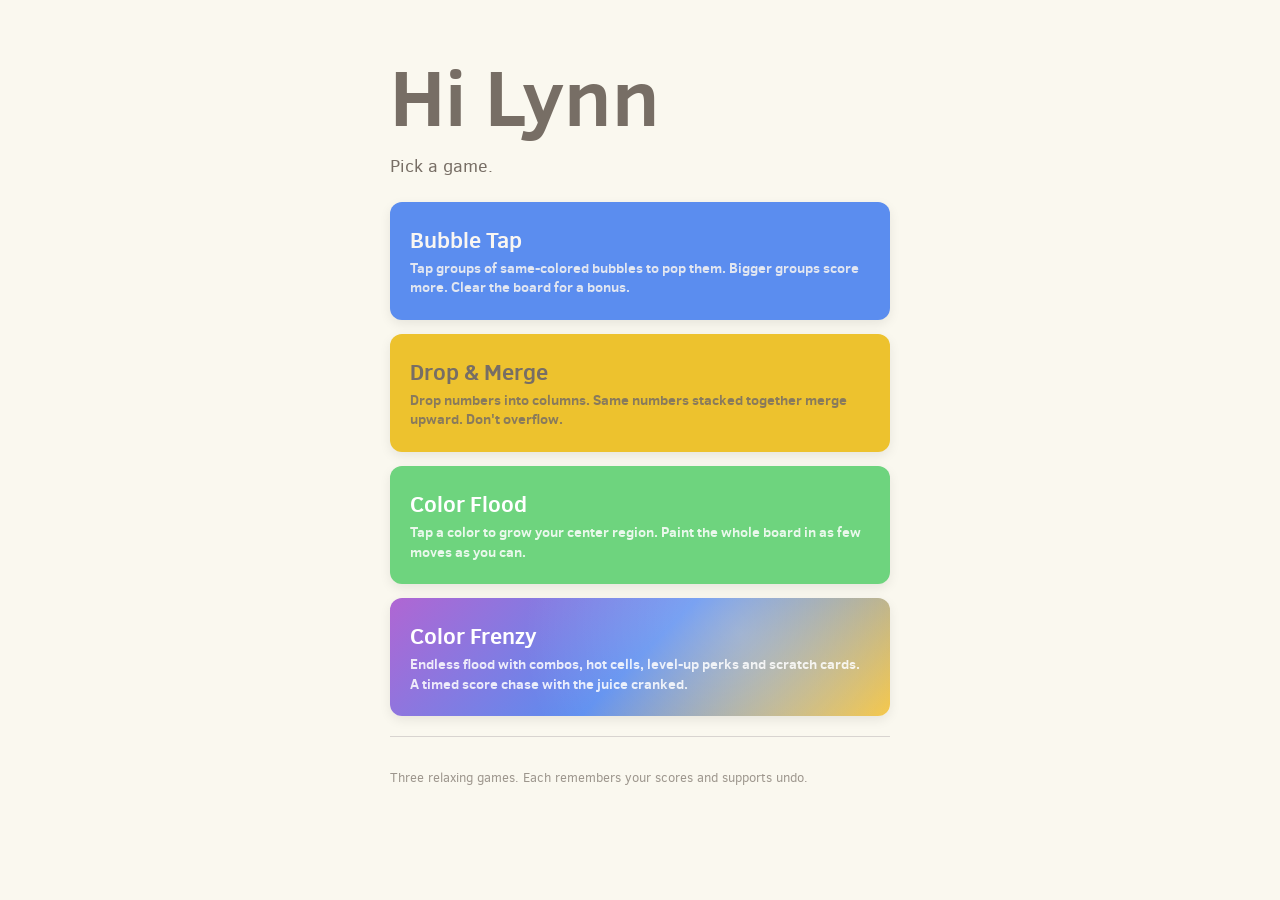
<file: index.html>
<!DOCTYPE html>
<html lang="en">
<head>
  <meta charset="utf-8">
  <title>Lynn's games</title>
  <link href="shared/style/main.css" rel="stylesheet" type="text/css">
  <link rel="shortcut icon" href="favicon.ico">
  <link rel="manifest" href="manifest.webmanifest">
  <link rel="apple-touch-icon" href="meta/apple-touch-icon-180.png">
  <meta name="apple-mobile-web-app-capable" content="yes">
  <meta name="apple-mobile-web-app-status-bar-style" content="black-translucent">
  <meta name="apple-mobile-web-app-title" content="Lynn's games">
  <meta name="theme-color" content="#faf8ef">
  <meta name="viewport" content="width=device-width, initial-scale=1.0, maximum-scale=1, user-scalable=no, viewport-fit=cover">
</head>
<body>
  <div class="container">
    <div class="heading">
      <h1 class="title">Hi Lynn</h1>
    </div>

    <p>Pick a game.</p>

    <nav class="launcher">
      <a class="launcher-tile bubble" href="bubble/">
        <h3>Bubble Tap</h3>
        <p>Tap groups of same-colored bubbles to pop them. Bigger groups score more. Clear the board for a bonus.</p>
      </a>
      <a class="launcher-tile drop" href="drop/">
        <h3>Drop &amp; Merge</h3>
        <p>Drop numbers into columns. Same numbers stacked together merge upward. Don't overflow.</p>
      </a>
      <a class="launcher-tile flood" href="flood/">
        <h3>Color Flood</h3>
        <p>Tap a color to grow your center region. Paint the whole board in as few moves as you can.</p>
      </a>
      <a class="launcher-tile frenzy" href="frenzy/">
        <h3>Color Frenzy</h3>
        <p>Endless flood with combos, hot cells, level-up perks and scratch cards. A timed score chase with the juice cranked.</p>
      </a>
    </nav>

    <hr>
    <p style="font-size: 13px; opacity: 0.7;">Three relaxing games. Each remembers your scores and supports undo.</p>
  </div>

  <script>
    // Register the service worker with updateViaCache: 'none' so the browser
    // never serves a cached service-worker.js — every page load checks for a
    // new SW byte-by-byte. Combined with stale-while-revalidate inside the
    // SW, this means users see fresh content on the next reload after a
    // deploy. If a new SW is found, kick it through skipWaiting so the
    // following reload picks up the new bundle without hitting stale cache.
    if ("serviceWorker" in navigator) {
      window.addEventListener("load", function () {
        navigator.serviceWorker.register("service-worker.js", { updateViaCache: "none" })
          .then(function (reg) {
            if (reg.waiting) reg.waiting.postMessage("skipWaiting");
            reg.addEventListener("updatefound", function () {
              var nw = reg.installing;
              if (!nw) return;
              nw.addEventListener("statechange", function () {
                if (nw.state === "installed" && navigator.serviceWorker.controller) {
                  nw.postMessage("skipWaiting");
                }
              });
            });
            document.addEventListener("visibilitychange", function () {
              if (document.visibilityState === "visible") reg.update().catch(function () {});
            });
          })
          .catch(function () {});
      });
    }
  </script>
</body>
</html>
</file>
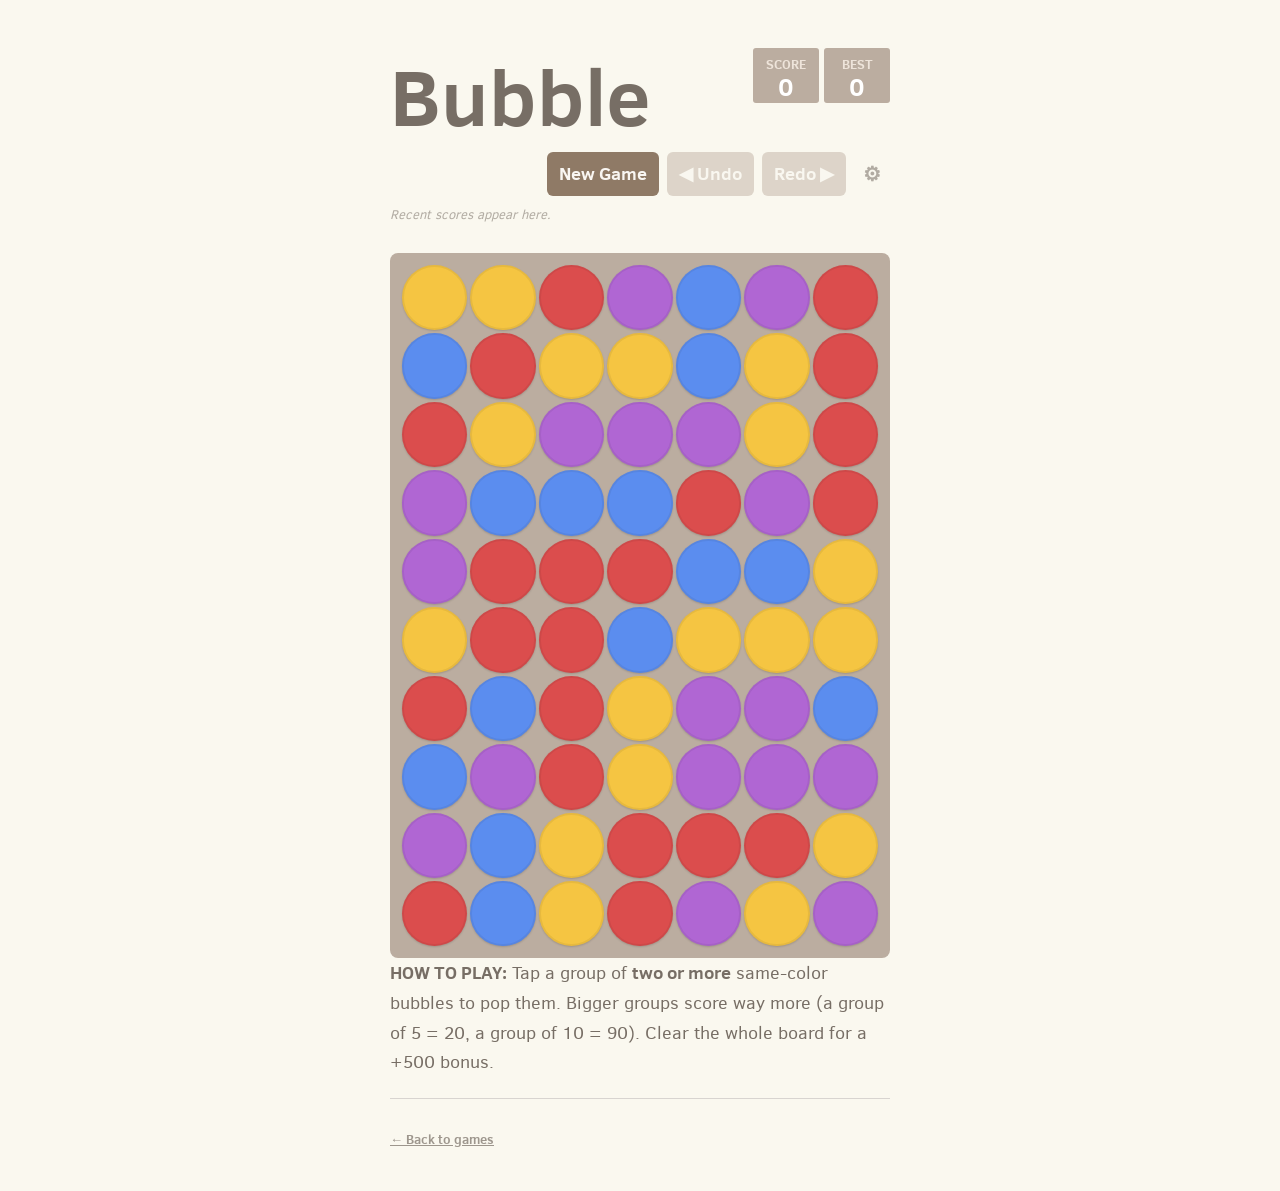
<file: bubble/index.html>
<!DOCTYPE html>
<html lang="en">
<head>
  <meta charset="utf-8">
  <title>Bubble Tap</title>
  <link href="../shared/style/main.css" rel="stylesheet" type="text/css">
  <link href="style/bubble.css" rel="stylesheet" type="text/css">
  <link rel="shortcut icon" href="../favicon.ico">
  <link rel="manifest" href="../manifest.webmanifest">
  <link rel="apple-touch-icon" href="../meta/apple-touch-icon-180.png">
  <meta name="apple-mobile-web-app-capable" content="yes">
  <meta name="apple-mobile-web-app-status-bar-style" content="black-translucent">
  <meta name="apple-mobile-web-app-title" content="Bubble Tap">
  <meta name="theme-color" content="#faf8ef">
  <meta name="viewport" content="width=device-width, initial-scale=1.0, maximum-scale=1, user-scalable=no, viewport-fit=cover">
</head>
<body>
  <div class="container">
    <div class="heading">
      <h1 class="title">Bubble</h1>
      <div class="scores-container">
        <div class="score-container">0</div>
        <div class="best-container">0</div>
      </div>
    </div>

    <div class="above-game">
      <div class="action-row">
        <a class="restart-button">New Game</a>
        <a class="undo-button" aria-label="Undo">&#9664; Undo</a>
        <a class="redo-button" aria-label="Redo">Redo &#9654;</a>
        <a class="settings-button" aria-label="Settings" title="Settings">&#9881;</a>
      </div>
      <div class="score-history-strip is-hidden"></div>
    </div>

    <div class="game-container">
      <div class="game-message">
        <p></p>
        <div class="lower">
          <a class="retry-button">Try again</a>
        </div>
      </div>
      <div class="bubble-board"></div>
    </div>

    <p class="game-explanation">
      <strong class="important">How to play:</strong> Tap a group of <strong>two or more</strong> same-color bubbles to pop them. Bigger groups score way more (a group of 5 = 20, a group of 10 = 90). Clear the whole board for a +500 bonus.
    </p>
    <hr>
    <p style="font-size: 13px; opacity: 0.7;"><a href="../">&#8592; Back to games</a></p>
  </div>

  <div class="settings-panel" role="dialog" aria-label="Settings">
    <div class="settings-card">
      <div class="settings-header">
        <h2>Settings</h2>
        <a class="settings-close" aria-label="Close settings">&times;</a>
      </div>

      <label class="settings-row">
        <span class="settings-label">Undo depth</span>
        <select class="settings-undo-depth">
          <option value="5">5 moves</option>
          <option value="10">10 moves</option>
          <option value="25">25 moves</option>
          <option value="50">50 moves</option>
          <option value="0">Unlimited</option>
        </select>
      </label>

      <label class="settings-row">
        <span class="settings-label">Haptic feedback on pops</span>
        <input type="checkbox" class="settings-haptics">
      </label>

      <label class="settings-row">
        <span class="settings-label">Show score history</span>
        <input type="checkbox" class="settings-history">
      </label>

      <div class="settings-section">
        <div class="settings-section-title">Recent scores</div>
        <ul class="settings-history-list"></ul>
        <a class="settings-clear-history">Clear history</a>
      </div>
    </div>
  </div>

  <script src="../shared/js/bind_polyfill.js"></script>
  <script src="../shared/js/classlist_polyfill.js"></script>
  <script src="../shared/js/animframe_polyfill.js"></script>
  <script src="../shared/js/idb_mirror.js"></script>
  <script src="../shared/js/settings.js"></script>
  <script src="../shared/js/haptics.js"></script>
  <script src="../shared/js/score_history.js"></script>
  <script src="../shared/js/local_storage_manager.js"></script>
  <script src="../shared/js/input_manager.js"></script>
  <script src="../shared/js/base_actuator.js"></script>
  <script src="../shared/js/base_game.js"></script>
  <script src="../shared/js/settings_panel.js"></script>
  <script src="js/bubble_game.js"></script>
  <script src="js/bubble_actuator.js"></script>
  <script src="js/application.js"></script>
  <script>
    if ("serviceWorker" in navigator) {
      window.addEventListener("load", function () {
        navigator.serviceWorker.register("../service-worker.js", { updateViaCache: "none" })
          .then(function (reg) {
            if (reg.waiting) reg.waiting.postMessage("skipWaiting");
            reg.addEventListener("updatefound", function () {
              var nw = reg.installing;
              if (!nw) return;
              nw.addEventListener("statechange", function () {
                if (nw.state === "installed" && navigator.serviceWorker.controller) {
                  nw.postMessage("skipWaiting");
                }
              });
            });
            document.addEventListener("visibilitychange", function () {
              if (document.visibilityState === "visible") reg.update().catch(function () {});
            });
          })
          .catch(function () {});
      });
    }
  </script>
</body>
</html>
</file>
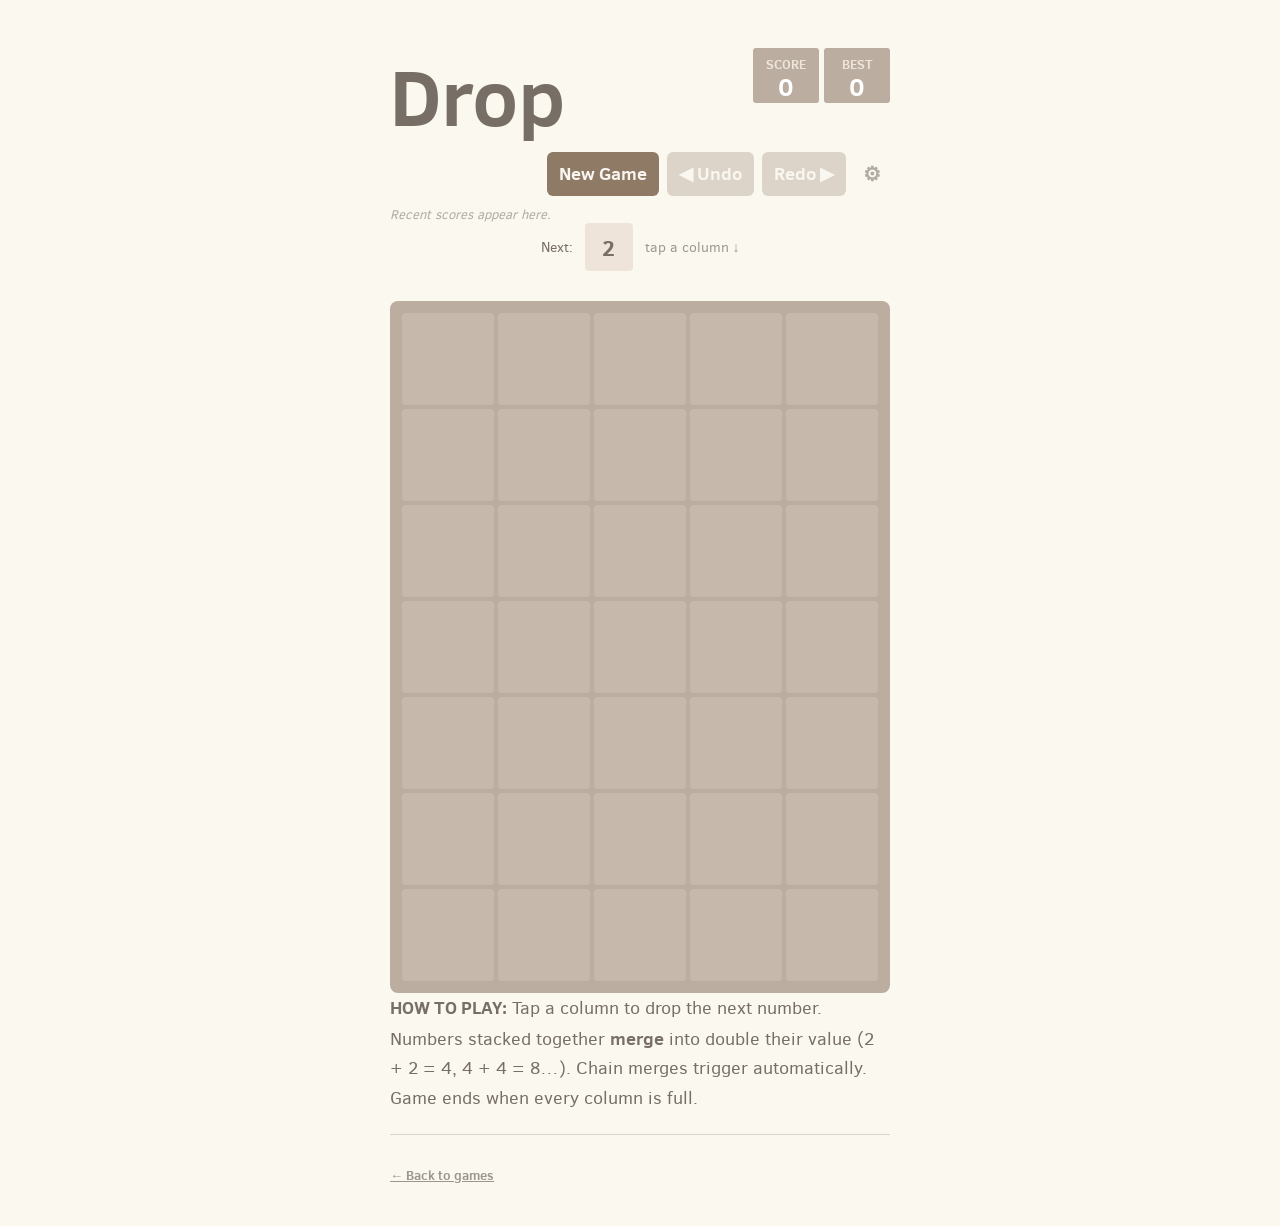
<file: drop/index.html>
<!DOCTYPE html>
<html lang="en">
<head>
  <meta charset="utf-8">
  <title>Drop &amp; Merge</title>
  <link href="../shared/style/main.css" rel="stylesheet" type="text/css">
  <link href="style/drop.css" rel="stylesheet" type="text/css">
  <link rel="shortcut icon" href="../favicon.ico">
  <link rel="manifest" href="../manifest.webmanifest">
  <link rel="apple-touch-icon" href="../meta/apple-touch-icon-180.png">
  <meta name="apple-mobile-web-app-capable" content="yes">
  <meta name="apple-mobile-web-app-status-bar-style" content="black-translucent">
  <meta name="apple-mobile-web-app-title" content="Drop &amp; Merge">
  <meta name="theme-color" content="#faf8ef">
  <meta name="viewport" content="width=device-width, initial-scale=1.0, maximum-scale=1, user-scalable=no, viewport-fit=cover">
</head>
<body>
  <div class="container">
    <div class="heading">
      <h1 class="title">Drop</h1>
      <div class="scores-container">
        <div class="score-container">0</div>
        <div class="best-container">0</div>
      </div>
    </div>

    <div class="above-game">
      <div class="action-row">
        <a class="restart-button">New Game</a>
        <a class="undo-button" aria-label="Undo">&#9664; Undo</a>
        <a class="redo-button" aria-label="Redo">Redo &#9654;</a>
        <a class="settings-button" aria-label="Settings" title="Settings">&#9881;</a>
      </div>
      <div class="score-history-strip is-hidden"></div>
    </div>

    <div class="drop-next-row">
      Next:
      <div class="drop-next"></div>
      <span style="opacity: 0.7;">tap a column &#8595;</span>
    </div>

    <div class="game-container">
      <div class="game-message">
        <p></p>
        <div class="lower">
          <a class="retry-button">Try again</a>
        </div>
      </div>
      <div class="drop-board"></div>
    </div>

    <p class="game-explanation">
      <strong class="important">How to play:</strong> Tap a column to drop the next number. Numbers stacked together <strong>merge</strong> into double their value (2 + 2 = 4, 4 + 4 = 8&hellip;). Chain merges trigger automatically. Game ends when every column is full.
    </p>
    <hr>
    <p style="font-size: 13px; opacity: 0.7;"><a href="../">&#8592; Back to games</a></p>
  </div>

  <div class="settings-panel" role="dialog" aria-label="Settings">
    <div class="settings-card">
      <div class="settings-header">
        <h2>Settings</h2>
        <a class="settings-close" aria-label="Close settings">&times;</a>
      </div>

      <label class="settings-row">
        <span class="settings-label">Undo depth</span>
        <select class="settings-undo-depth">
          <option value="5">5 moves</option>
          <option value="10">10 moves</option>
          <option value="25">25 moves</option>
          <option value="50">50 moves</option>
          <option value="0">Unlimited</option>
        </select>
      </label>

      <label class="settings-row">
        <span class="settings-label">Haptic feedback</span>
        <input type="checkbox" class="settings-haptics">
      </label>

      <label class="settings-row">
        <span class="settings-label">Show score history</span>
        <input type="checkbox" class="settings-history">
      </label>

      <div class="settings-section">
        <div class="settings-section-title">Recent scores</div>
        <ul class="settings-history-list"></ul>
        <a class="settings-clear-history">Clear history</a>
      </div>
    </div>
  </div>

  <script src="../shared/js/bind_polyfill.js"></script>
  <script src="../shared/js/classlist_polyfill.js"></script>
  <script src="../shared/js/animframe_polyfill.js"></script>
  <script src="../shared/js/idb_mirror.js"></script>
  <script src="../shared/js/settings.js"></script>
  <script src="../shared/js/haptics.js"></script>
  <script src="../shared/js/score_history.js"></script>
  <script src="../shared/js/local_storage_manager.js"></script>
  <script src="../shared/js/input_manager.js"></script>
  <script src="../shared/js/base_actuator.js"></script>
  <script src="../shared/js/base_game.js"></script>
  <script src="../shared/js/settings_panel.js"></script>
  <script src="js/drop_game.js"></script>
  <script src="js/drop_actuator.js"></script>
  <script src="js/application.js"></script>
  <script>
    if ("serviceWorker" in navigator) {
      window.addEventListener("load", function () {
        navigator.serviceWorker.register("../service-worker.js", { updateViaCache: "none" })
          .then(function (reg) {
            if (reg.waiting) reg.waiting.postMessage("skipWaiting");
            reg.addEventListener("updatefound", function () {
              var nw = reg.installing;
              if (!nw) return;
              nw.addEventListener("statechange", function () {
                if (nw.state === "installed" && navigator.serviceWorker.controller) {
                  nw.postMessage("skipWaiting");
                }
              });
            });
            document.addEventListener("visibilitychange", function () {
              if (document.visibilityState === "visible") reg.update().catch(function () {});
            });
          })
          .catch(function () {});
      });
    }
  </script>
</body>
</html>
</file>
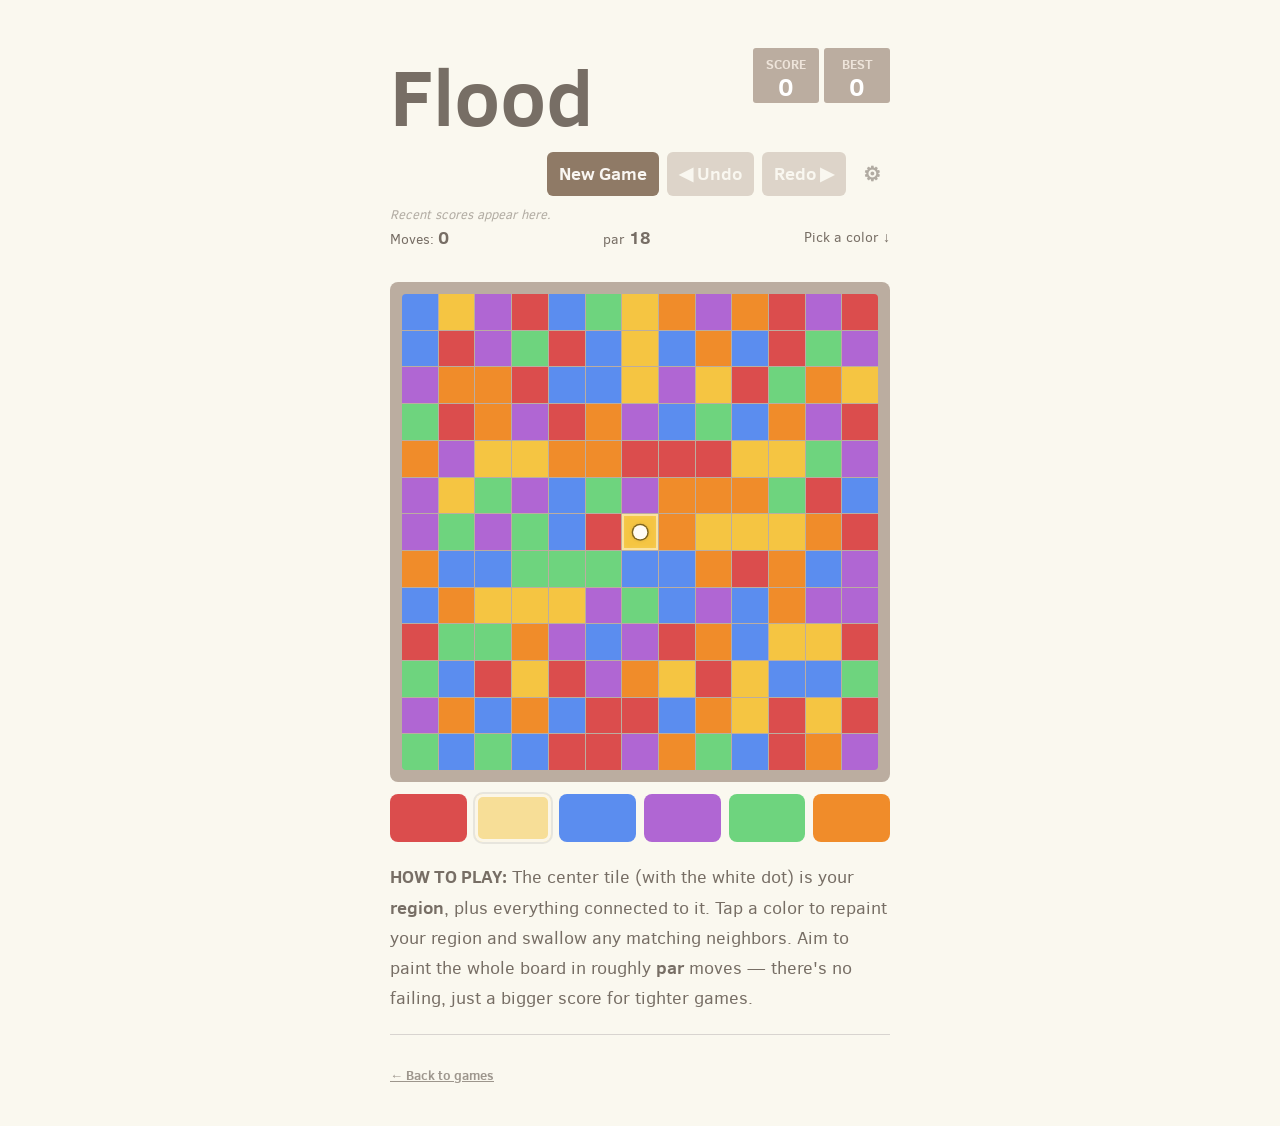
<file: flood/index.html>
<!DOCTYPE html>
<html lang="en">
<head>
  <meta charset="utf-8">
  <title>Color Flood</title>
  <link href="../shared/style/main.css" rel="stylesheet" type="text/css">
  <link href="style/flood.css" rel="stylesheet" type="text/css">
  <link rel="shortcut icon" href="../favicon.ico">
  <link rel="manifest" href="../manifest.webmanifest">
  <link rel="apple-touch-icon" href="../meta/apple-touch-icon-180.png">
  <meta name="apple-mobile-web-app-capable" content="yes">
  <meta name="apple-mobile-web-app-status-bar-style" content="black-translucent">
  <meta name="apple-mobile-web-app-title" content="Color Flood">
  <meta name="theme-color" content="#faf8ef">
  <meta name="viewport" content="width=device-width, initial-scale=1.0, maximum-scale=1, user-scalable=no, viewport-fit=cover">
</head>
<body>
  <div class="container">
    <div class="heading">
      <h1 class="title">Flood</h1>
      <div class="scores-container">
        <div class="score-container">0</div>
        <div class="best-container">0</div>
      </div>
    </div>

    <div class="above-game">
      <div class="action-row">
        <a class="restart-button">New Game</a>
        <a class="undo-button" aria-label="Undo">&#9664; Undo</a>
        <a class="redo-button" aria-label="Redo">Redo &#9654;</a>
        <a class="settings-button" aria-label="Settings" title="Settings">&#9881;</a>
      </div>
      <div class="score-history-strip is-hidden"></div>
    </div>

    <div class="flood-status">
      <span>Moves: <strong class="flood-moves">0</strong></span>
      <span class="flood-par-wrap">par <strong class="flood-par">18</strong></span>
      <span>Pick a color &#8595;</span>
    </div>

    <div class="game-container">
      <div class="game-message">
        <p></p>
        <div class="lower">
          <a class="retry-button">Try again</a>
        </div>
      </div>
      <div class="flood-board"></div>
    </div>

    <div class="flood-picker"></div>

    <p class="game-explanation" style="margin-top: 20px;">
      <strong class="important">How to play:</strong> The center tile (with the white dot) is your <strong>region</strong>, plus everything connected to it. Tap a color to repaint your region and swallow any matching neighbors. Aim to paint the whole board in roughly <strong>par</strong> moves — there's no failing, just a bigger score for tighter games.
    </p>
    <hr>
    <p style="font-size: 13px; opacity: 0.7;"><a href="../">&#8592; Back to games</a></p>
  </div>

  <div class="settings-panel" role="dialog" aria-label="Settings">
    <div class="settings-card">
      <div class="settings-header">
        <h2>Settings</h2>
        <a class="settings-close" aria-label="Close settings">&times;</a>
      </div>

      <label class="settings-row">
        <span class="settings-label">Undo depth</span>
        <select class="settings-undo-depth">
          <option value="5">5 moves</option>
          <option value="10">10 moves</option>
          <option value="25">25 moves</option>
          <option value="50">50 moves</option>
          <option value="0">Unlimited</option>
        </select>
      </label>

      <label class="settings-row">
        <span class="settings-label">Haptic feedback</span>
        <input type="checkbox" class="settings-haptics">
      </label>

      <label class="settings-row">
        <span class="settings-label">Show score history</span>
        <input type="checkbox" class="settings-history">
      </label>

      <div class="settings-section">
        <div class="settings-section-title">Recent scores</div>
        <ul class="settings-history-list"></ul>
        <a class="settings-clear-history">Clear history</a>
      </div>
    </div>
  </div>

  <script src="../shared/js/bind_polyfill.js"></script>
  <script src="../shared/js/classlist_polyfill.js"></script>
  <script src="../shared/js/animframe_polyfill.js"></script>
  <script src="../shared/js/idb_mirror.js"></script>
  <script src="../shared/js/settings.js"></script>
  <script src="../shared/js/haptics.js"></script>
  <script src="../shared/js/score_history.js"></script>
  <script src="../shared/js/local_storage_manager.js"></script>
  <script src="../shared/js/input_manager.js"></script>
  <script src="../shared/js/base_actuator.js"></script>
  <script src="../shared/js/base_game.js"></script>
  <script src="../shared/js/settings_panel.js"></script>
  <script src="js/flood_game.js"></script>
  <script src="js/flood_actuator.js"></script>
  <script src="js/application.js"></script>
  <script>
    if ("serviceWorker" in navigator) {
      window.addEventListener("load", function () {
        navigator.serviceWorker.register("../service-worker.js", { updateViaCache: "none" })
          .then(function (reg) {
            if (reg.waiting) reg.waiting.postMessage("skipWaiting");
            reg.addEventListener("updatefound", function () {
              var nw = reg.installing;
              if (!nw) return;
              nw.addEventListener("statechange", function () {
                if (nw.state === "installed" && navigator.serviceWorker.controller) {
                  nw.postMessage("skipWaiting");
                }
              });
            });
            document.addEventListener("visibilitychange", function () {
              if (document.visibilityState === "visible") reg.update().catch(function () {});
            });
          })
          .catch(function () {});
      });
    }
  </script>
</body>
</html>
</file>
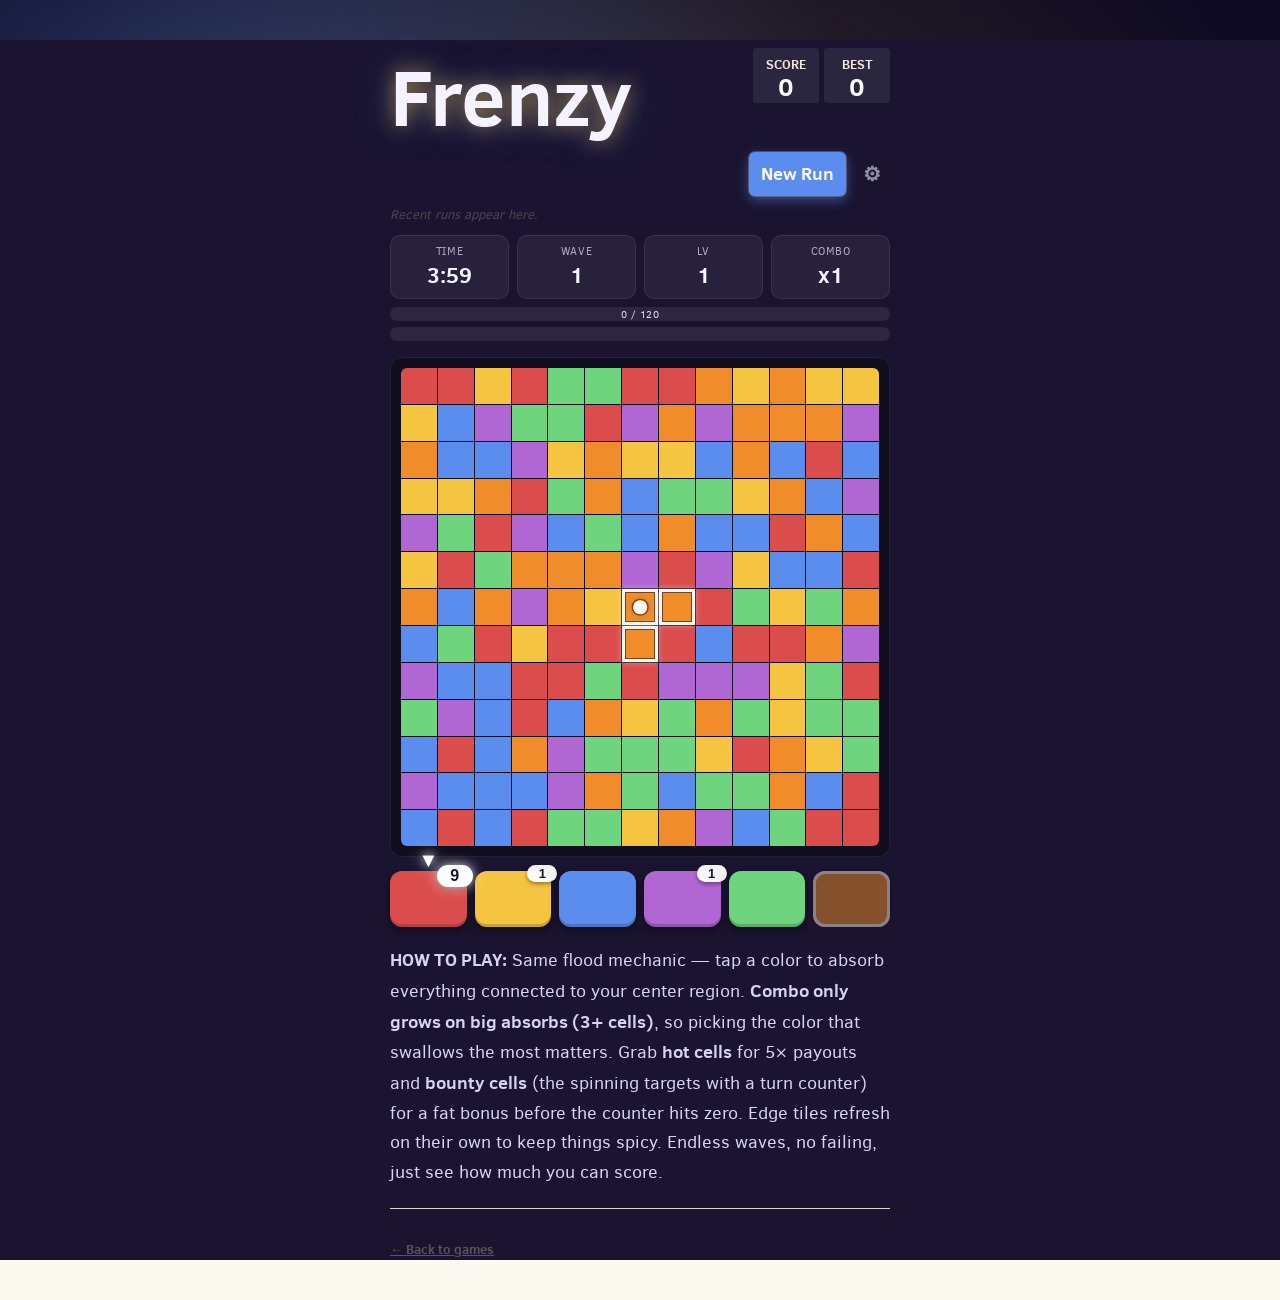
<file: frenzy/index.html>
<!DOCTYPE html>
<html lang="en">
<head>
  <meta charset="utf-8">
  <title>Frenzy</title>
  <link href="../shared/style/main.css" rel="stylesheet" type="text/css">
  <link href="style/frenzy.css" rel="stylesheet" type="text/css">
  <link rel="shortcut icon" href="../favicon.ico">
  <link rel="manifest" href="../manifest.webmanifest">
  <link rel="apple-touch-icon" href="../meta/apple-touch-icon-180.png">
  <meta name="apple-mobile-web-app-capable" content="yes">
  <meta name="apple-mobile-web-app-status-bar-style" content="black-translucent">
  <meta name="apple-mobile-web-app-title" content="Frenzy">
  <meta name="theme-color" content="#1a1430">
  <meta name="viewport" content="width=device-width, initial-scale=1.0, maximum-scale=1, user-scalable=no, viewport-fit=cover">
</head>
<body class="frenzy-body">
  <div class="frenzy-bg"></div>

  <div class="container frenzy-container">
    <div class="heading">
      <h1 class="title frenzy-title">Frenzy</h1>
      <div class="scores-container">
        <div class="score-container">0</div>
        <div class="best-container">0</div>
      </div>
    </div>

    <div class="above-game">
      <div class="action-row">
        <a class="restart-button">New Run</a>
        <a class="settings-button" aria-label="Settings" title="Settings">&#9881;</a>
      </div>
      <div class="score-history-strip is-hidden"></div>
    </div>

    <div class="frenzy-stats">
      <div class="stat stat-timer">
        <span class="stat-label">Time</span>
        <span class="stat-value frenzy-timer">4:00</span>
      </div>
      <div class="stat stat-wave">
        <span class="stat-label">Wave</span>
        <span class="stat-value frenzy-wave">1</span>
      </div>
      <div class="stat stat-level">
        <span class="stat-label">Lv</span>
        <span class="stat-value frenzy-level">1</span>
      </div>
      <div class="stat stat-combo">
        <span class="stat-label">Combo</span>
        <span class="stat-value frenzy-combo">&times;1</span>
      </div>
    </div>

    <div class="frenzy-bars">
      <div class="xp-bar"><div class="xp-bar-fill"></div><span class="xp-bar-label">0 / 15</span></div>
      <div class="combo-bar"><div class="combo-bar-fill"></div></div>
    </div>

    <a class="scratch-card-button is-hidden" aria-label="Open scratch card" title="Scratch card">
      <span class="scratch-icon">SCRATCH</span>
      <span class="scratch-count">0</span>
    </a>

    <div class="game-container frenzy-game-container">
      <div class="game-message">
        <p></p>
        <div class="game-message-stats"></div>
        <div class="lower">
          <a class="retry-button">New run</a>
        </div>
      </div>
      <div class="frenzy-board"></div>
      <div class="frenzy-fx" aria-hidden="true"></div>
    </div>

    <div class="frenzy-picker"></div>

    <p class="game-explanation" style="margin-top: 18px;">
      <strong class="important">How to play:</strong> Same flood mechanic — tap a color to absorb everything connected to your center region. <strong>Combo only grows on big absorbs (3+ cells)</strong>, so picking the color that swallows the most matters. Grab <strong>hot cells</strong> for 5&times; payouts and <strong>bounty cells</strong> (the spinning targets with a turn counter) for a fat bonus before the counter hits zero. Edge tiles refresh on their own to keep things spicy. Endless waves, no failing, just see how much you can score.
    </p>
    <hr>
    <p style="font-size: 13px; opacity: 0.7;"><a href="../">&#8592; Back to games</a></p>
  </div>

  <div class="settings-panel" role="dialog" aria-label="Settings">
    <div class="settings-card">
      <div class="settings-header">
        <h2>Settings</h2>
        <a class="settings-close" aria-label="Close settings">&times;</a>
      </div>

      <label class="settings-row">
        <span class="settings-label">Run length</span>
        <select class="settings-run-length">
          <option value="120">2 minutes</option>
          <option value="240" selected>4 minutes</option>
          <option value="360">6 minutes</option>
          <option value="600">10 minutes</option>
        </select>
      </label>

      <label class="settings-row">
        <span class="settings-label">Haptic feedback</span>
        <input type="checkbox" class="settings-haptics">
      </label>

      <label class="settings-row">
        <span class="settings-label">Show score history</span>
        <input type="checkbox" class="settings-history">
      </label>

      <label class="settings-row">
        <span class="settings-label">Reduce motion</span>
        <input type="checkbox" class="settings-reduce-motion">
      </label>

      <div class="settings-section">
        <div class="settings-section-title">Recent runs</div>
        <ul class="settings-history-list"></ul>
        <a class="settings-clear-history">Clear history</a>
      </div>
    </div>
  </div>

  <script src="../shared/js/bind_polyfill.js"></script>
  <script src="../shared/js/classlist_polyfill.js"></script>
  <script src="../shared/js/animframe_polyfill.js"></script>
  <script src="../shared/js/idb_mirror.js"></script>
  <script src="../shared/js/settings.js"></script>
  <script src="../shared/js/haptics.js"></script>
  <script src="../shared/js/score_history.js"></script>
  <script src="../shared/js/local_storage_manager.js"></script>
  <script src="../shared/js/input_manager.js"></script>
  <script src="../shared/js/base_actuator.js"></script>
  <script src="../shared/js/settings_panel.js"></script>
  <script src="js/frenzy_game.js"></script>
  <script src="js/frenzy_actuator.js"></script>
  <script src="js/application.js"></script>
  <script>
    if ("serviceWorker" in navigator) {
      window.addEventListener("load", function () {
        navigator.serviceWorker.register("../service-worker.js", { updateViaCache: "none" })
          .then(function (reg) {
            if (reg.waiting) reg.waiting.postMessage("skipWaiting");
            reg.addEventListener("updatefound", function () {
              var nw = reg.installing;
              if (!nw) return;
              nw.addEventListener("statechange", function () {
                if (nw.state === "installed" && navigator.serviceWorker.controller) {
                  nw.postMessage("skipWaiting");
                }
              });
            });
            document.addEventListener("visibilitychange", function () {
              if (document.visibilityState === "visible") reg.update().catch(function () {});
            });
          })
          .catch(function () {});
      });
    }
  </script>
</body>
</html>
</file>
<file: shared/style/main.css>
@import url(fonts/clear-sans.css);

html, body {
  margin: 0;
  padding: 0;
  background: #faf8ef;
  color: #776e65;
  font-family: "Clear Sans", "Helvetica Neue", Arial, sans-serif;
  font-size: 18px;
}

body {
  margin: 40px 0;
}

p { margin-top: 0; margin-bottom: 10px; line-height: 1.65; }
a { color: #776e65; font-weight: bold; text-decoration: underline; cursor: pointer; }
strong.important { text-transform: uppercase; }
hr { border: none; border-bottom: 1px solid #d8d4d0; margin: 20px 0 30px; }

.container { width: 500px; margin: 0 auto; }

/* ---- Heading: title + score badges --------------------------------- */
.heading:after {
  content: ""; display: block; clear: both;
}

h1.title {
  font-size: 80px;
  font-weight: bold;
  margin: 0;
  display: block;
  float: left;
}

.scores-container {
  float: right;
  text-align: right;
}

.score-container, .best-container {
  position: relative;
  display: inline-block;
  background: #bbada0;
  padding: 15px 25px;
  font-size: 25px;
  height: 25px;
  line-height: 47px;
  font-weight: bold;
  border-radius: 3px;
  color: white;
  margin-top: 8px;
  text-align: center;
}
.score-container:after, .best-container:after {
  position: absolute;
  width: 100%;
  top: 10px;
  left: 0;
  text-transform: uppercase;
  font-size: 13px;
  line-height: 13px;
  text-align: center;
  color: #eee4da;
}
.score-container:after { content: "Score"; }
.best-container:after  { content: "Best"; }

@-webkit-keyframes move-up { 0% { top: 25px; opacity: 1; } 100% { top: -50px; opacity: 0; } }
@keyframes move-up         { 0% { top: 25px; opacity: 1; } 100% { top: -50px; opacity: 0; } }

.score-container .score-addition, .best-container .score-addition {
  position: absolute;
  right: 30px;
  color: rgba(119, 110, 101, 0.9);
  font-size: 25px;
  line-height: 25px;
  font-weight: bold;
  z-index: 100;
  -webkit-animation: move-up 600ms ease-in;
  animation: move-up 600ms ease-in;
  -webkit-animation-fill-mode: both;
  animation-fill-mode: both;
}

/* ---- Action row: New Game | Undo | Redo | gear --------------------- */
.above-game .action-row {
  display: flex;
  flex-wrap: nowrap;
  gap: 8px;
  align-items: stretch;
  justify-content: flex-end;
}

.above-game .action-row .restart-button,
.above-game .action-row .undo-button,
.above-game .action-row .redo-button {
  float: none;
  display: inline-flex;
  align-items: center;
  justify-content: center;
  background: #8f7a66;
  border-radius: 6px;
  padding: 0 12px;
  text-decoration: none;
  color: #f9f6f2;
  min-height: 44px;
  line-height: 1;
  font-weight: bold;
  cursor: pointer;
  -webkit-tap-highlight-color: rgba(0,0,0,0.05);
  user-select: none;
  -webkit-user-select: none;
  margin: 0;
  width: auto;
  box-sizing: border-box;
  white-space: nowrap;
}

.above-game .action-row .restart-button { background: #8f7a66; }
.above-game .action-row .undo-button,
.above-game .action-row .redo-button { background: #a89484; }

.above-game .action-row .settings-button {
  float: none;
  display: inline-flex;
  align-items: center;
  justify-content: center;
  flex: 0 0 36px;
  height: 44px;
  padding: 0;
  background: transparent;
  border: none;
  color: #776e65;
  font-size: 20px;
  line-height: 1;
  text-decoration: none;
  cursor: pointer;
  border-radius: 6px;
  opacity: 0.55;
  transition: opacity 120ms ease;
  -webkit-tap-highlight-color: rgba(0,0,0,0.05);
  user-select: none;
  -webkit-user-select: none;
  margin: 0;
}

.above-game .action-row .settings-button:hover,
.above-game .action-row .settings-button:active,
.above-game .action-row .settings-button:focus {
  opacity: 1;
}

.above-game .action-row .is-disabled {
  opacity: 0.35;
  pointer-events: none;
}

/* ---- Score history strip ------------------------------------------- */
.score-history-strip {
  margin-top: 10px;
  display: flex;
  gap: 6px;
  flex-wrap: wrap;
  font-size: 13px;
  color: #776e65;
}
.score-history-strip.is-hidden { display: none; }
.score-history-pill {
  background: #eee4da;
  color: #776e65;
  padding: 4px 10px;
  border-radius: 999px;
  font-weight: bold;
}
.score-history-empty { opacity: 0.55; font-style: italic; }

/* ---- Game container shell (each game fills it differently) --------- */
.game-container {
  margin-top: 30px;
  position: relative;
  padding: 12px;
  background: #bbada0;
  border-radius: 8px;
  box-sizing: border-box;
  cursor: default;
  -webkit-touch-callout: none;
  -webkit-user-select: none;
  user-select: none;
  -ms-touch-action: manipulation;
  touch-action: manipulation;
}

@-webkit-keyframes fade-in { 0% { opacity: 0; } 100% { opacity: 1; } }
@keyframes fade-in         { 0% { opacity: 0; } 100% { opacity: 1; } }

.game-container .game-message {
  display: none;
  position: absolute;
  inset: 0;
  background: rgba(238, 228, 218, 0.7);
  z-index: 100;
  text-align: center;
  border-radius: 8px;
  -webkit-animation: fade-in 600ms ease 200ms;
  animation: fade-in 600ms ease 200ms;
  -webkit-animation-fill-mode: both;
  animation-fill-mode: both;
}
.game-container .game-message p {
  font-size: 36px;
  font-weight: bold;
  margin-top: 40%;
}
.game-container .game-message .lower {
  display: block;
  margin-top: 20px;
}
.game-container .game-message a {
  display: inline-block;
  background: #8f7a66;
  border-radius: 6px;
  padding: 0 20px;
  text-decoration: none;
  color: #f9f6f2;
  height: 44px;
  line-height: 44px;
  margin: 0 6px;
  font-weight: bold;
}
.game-container .game-message.game-over,
.game-container .game-message.game-won {
  display: block;
}
.game-container .game-message.game-won {
  background: rgba(237, 194, 46, 0.55);
  color: #f9f6f2;
}

/* ---- Settings panel ------------------------------------------------- */
.settings-panel {
  display: none;
  position: fixed;
  inset: 0;
  background: rgba(0, 0, 0, 0.45);
  z-index: 200;
  align-items: center;
  justify-content: center;
  padding: 20px;
  box-sizing: border-box;
}
.settings-panel.is-open { display: flex; }
.settings-card {
  background: #faf8ef;
  color: #776e65;
  border-radius: 12px;
  padding: 18px 20px;
  max-width: 360px;
  width: 100%;
  box-sizing: border-box;
  box-shadow: 0 12px 30px rgba(0,0,0,0.25);
  max-height: calc(100vh - 60px);
  overflow-y: auto;
  -webkit-overflow-scrolling: touch;
}
.settings-header {
  display: flex; justify-content: space-between; align-items: center;
  margin-bottom: 8px;
}
.settings-header h2 { margin: 0; font-size: 22px; }
.settings-close {
  font-size: 28px; line-height: 28px; text-decoration: none; color: #776e65;
  padding: 4px 10px; cursor: pointer;
}
.settings-row {
  display: flex; justify-content: space-between; align-items: center;
  padding: 12px 0; gap: 12px;
  border-top: 1px solid #ece6dd;
}
.settings-row:first-of-type { border-top: none; }
.settings-label { flex: 1; font-weight: 500; }
.settings-row select, .settings-row input[type="checkbox"] { font-size: 16px; }
.settings-row select {
  background: #fff; border: 1px solid #d8d4d0; border-radius: 6px;
  padding: 6px 10px; color: #776e65;
}
.settings-row input[type="checkbox"] {
  width: 22px; height: 22px; accent-color: #8f7a66;
}
.settings-section {
  margin-top: 12px; border-top: 1px solid #ece6dd; padding-top: 12px;
}
.settings-section-title { font-weight: bold; margin-bottom: 8px; }
.settings-history-list { list-style: none; margin: 0 0 8px; padding: 0; }
.settings-history-list li {
  display: flex; justify-content: space-between;
  padding: 6px 0; border-bottom: 1px dashed #ece6dd;
  font-size: 14px;
}
.settings-history-list li.settings-history-empty {
  border: none; font-style: italic; opacity: 0.7; justify-content: flex-start;
}
.settings-history-list .hist-score { font-weight: bold; }
.settings-history-list .hist-tile  { opacity: 0.7; }
.settings-history-list .hist-date  { opacity: 0.6; min-width: 40px; text-align: right; }
.settings-clear-history {
  display: inline-block; font-size: 13px; color: #b56565;
  text-decoration: underline; cursor: pointer; padding: 6px 0;
}

/* iOS safe-area */
@supports (padding: env(safe-area-inset-top)) {
  body {
    padding-top: env(safe-area-inset-top);
    padding-bottom: env(safe-area-inset-bottom);
  }
}

/* ---- Mobile breakpoint --------------------------------------------- */
@media screen and (max-width: 520px) {
  html, body { font-size: 15px; }
  body { margin: 20px 0; padding: 0 20px; }

  h1.title { font-size: 27px; margin-top: 15px; }
  .container { width: 280px; margin: 0 auto; }

  .score-container, .best-container {
    margin-top: 0;
    padding: 15px 10px;
    min-width: 40px;
  }
  .heading { margin-bottom: 10px; }

  .above-game .action-row {
    gap: 6px;
    justify-content: space-between;
  }
  .above-game .action-row .restart-button,
  .above-game .action-row .undo-button,
  .above-game .action-row .redo-button {
    flex: 1 1 0;
    min-width: 0;
    padding: 0 4px;
    font-size: 13px;
  }

  .game-container {
    margin-top: 17px;
    padding: 10px;
  }
  .game-container .game-message p {
    font-size: 28px;
    margin-top: 35%;
  }
}

/* ---- Game-launcher specific styles --------------------------------- */
.launcher {
  display: flex;
  flex-direction: column;
  gap: 14px;
  margin-top: 20px;
}
.launcher-tile {
  display: block;
  background: #8f7a66;
  color: #f9f6f2;
  text-decoration: none;
  border-radius: 12px;
  padding: 22px 20px;
  box-shadow: 0 4px 12px rgba(0,0,0,0.08);
  -webkit-tap-highlight-color: rgba(0,0,0,0.05);
}
.launcher-tile h3 {
  margin: 0 0 4px 0;
  font-size: 22px;
  font-weight: bold;
}
.launcher-tile p {
  margin: 0;
  font-size: 14px;
  opacity: 0.85;
  line-height: 1.4;
}
.launcher-tile.bubble { background: #5b8def; }
.launcher-tile.drop   { background: #edc22e; color: #776e65; }
.launcher-tile.flood  { background: #6ed47e; color: #ffffff; }
.launcher-tile.frenzy {
  background: linear-gradient(135deg, #b066d3 0%, #5b8def 50%, #f5c542 100%);
  color: #ffffff;
  position: relative;
  overflow: hidden;
}
.launcher-tile.frenzy::after {
  content: "";
  position: absolute;
  inset: 0;
  background: radial-gradient(circle at 70% 30%, rgba(255,255,255,0.25), transparent 60%);
  pointer-events: none;
}
</file>
<file: bubble/style/bubble.css>
.bubble-board {
  --cols: 7;
  --rows: 10;
  display: grid;
  grid-template-columns: repeat(var(--cols), 1fr);
  grid-template-rows: repeat(var(--rows), 1fr);
  gap: 3px;
  width: 100%;
}

.bubble-cell {
  aspect-ratio: 1;
  border-radius: 50%;
  background: rgba(255, 255, 255, 0.06);
  cursor: pointer;
  transition: transform 80ms ease, opacity 120ms ease;
  -webkit-tap-highlight-color: transparent;
  box-shadow: inset 0 0 0 2px rgba(0, 0, 0, 0.06),
              0 1px 2px rgba(0, 0, 0, 0.15);
}

.bubble-cell.empty {
  background: rgba(255, 255, 255, 0.04);
  box-shadow: none;
  cursor: default;
}

.bubble-cell.color-0 { background: #db4d4d; }   /* red */
.bubble-cell.color-1 { background: #f5c542; }   /* yellow */
.bubble-cell.color-2 { background: #5b8def; }   /* blue */
.bubble-cell.color-3 { background: #b066d3; }   /* purple */

.bubble-cell:not(.empty):active {
  transform: scale(0.92);
}

/* Tighter board on phones */
@media screen and (max-width: 520px) {
  .bubble-board { gap: 2px; }
}
</file>
<file: drop/style/drop.css>
.drop-next-row {
  display: flex;
  align-items: center;
  justify-content: center;
  gap: 12px;
  margin-bottom: 10px;
  font-size: 14px;
  color: #776e65;
}
.drop-next {
  width: 48px;
  height: 48px;
}
.drop-next .drop-cell {
  width: 48px;
  height: 48px;
  font-size: 22px;
}

.drop-board {
  --cols: 5;
  --rows: 7;
  display: grid;
  grid-template-columns: repeat(var(--cols), 1fr);
  gap: 4px;
  width: 100%;
}

.drop-col {
  display: grid;
  grid-template-rows: repeat(var(--rows), 1fr);
  gap: 4px;
  cursor: pointer;
  -webkit-tap-highlight-color: transparent;
  border-radius: 6px;
  transition: background 80ms ease;
}
.drop-col:not(.is-full):active,
.drop-col:not(.is-full):hover {
  background: rgba(255,255,255,0.05);
}
.drop-col.is-full { cursor: default; opacity: 0.85; }

.drop-cell {
  aspect-ratio: 1;
  border-radius: 4px;
  background: rgba(238, 228, 218, 0.35);
  display: flex;
  align-items: center;
  justify-content: center;
  font-weight: bold;
  color: #776e65;
  font-size: 22px;
  user-select: none;
  -webkit-user-select: none;
}
.drop-cell.empty { background: rgba(238, 228, 218, 0.2); color: transparent; }

.drop-cell.tile-2     { background: #eee4da; }
.drop-cell.tile-4     { background: #ede0c8; }
.drop-cell.tile-8     { background: #f2b179; color: #f9f6f2; }
.drop-cell.tile-16    { background: #f59563; color: #f9f6f2; }
.drop-cell.tile-32    { background: #f67c5f; color: #f9f6f2; }
.drop-cell.tile-64    { background: #f65e3b; color: #f9f6f2; }
.drop-cell.tile-128   { background: #edcf72; color: #f9f6f2; font-size: 20px; }
.drop-cell.tile-256   { background: #edcc61; color: #f9f6f2; font-size: 20px; }
.drop-cell.tile-512   { background: #edc850; color: #f9f6f2; font-size: 20px; }
.drop-cell.tile-1024  { background: #edc53f; color: #f9f6f2; font-size: 17px; }
.drop-cell.tile-2048  { background: #edc22e; color: #f9f6f2; font-size: 17px; }
.drop-cell.tile-super { background: #3c3a32; color: #f9f6f2; font-size: 14px; }

@media screen and (max-width: 520px) {
  .drop-cell { font-size: 18px; }
  .drop-cell.tile-128, .drop-cell.tile-256, .drop-cell.tile-512 { font-size: 16px; }
  .drop-cell.tile-1024, .drop-cell.tile-2048 { font-size: 13px; }
}
</file>
<file: flood/style/flood.css>
.flood-status {
  display: flex;
  justify-content: space-between;
  align-items: center;
  margin-bottom: 8px;
  font-size: 14px;
  color: #776e65;
  gap: 8px;
}
.flood-status strong { font-size: 18px; }
.flood-par-wrap { padding: 2px 8px; border-radius: 999px; transition: background 200ms ease; }
.flood-par-wrap.under-par { background: rgba(110, 212, 126, 0.25); }
.flood-par-wrap.over-par  { background: rgba(219, 77, 77, 0.18); }

.flood-board {
  --size: 13;
  display: grid;
  grid-template-columns: repeat(var(--size), 1fr);
  gap: 1px;
  width: 100%;
  border-radius: 4px;
  overflow: hidden;
}

.flood-cell {
  aspect-ratio: 1;
  width: 100%;
  position: relative;
  /* Smooth color crossfade when a region repaints. The actuator reuses
     cell elements between renders so this transition fires for every pick. */
  transition: background-color 220ms ease, box-shadow 180ms ease;
}

/* Owned region: subtle inset glow so the player can see what's "theirs"
   at a glance, especially before the region grows much. */
.flood-cell.in-region {
  box-shadow:
    inset 0 0 0 2px rgba(255, 255, 255, 0.45),
    inset 0 0 6px rgba(255, 255, 255, 0.2);
}

/* Start cell marker: a small white dot in the center of the start cell so
   the player can always see where their region originates, regardless of
   what color the cell currently is. The dark drop-shadow keeps the dot
   readable on light backgrounds (e.g. yellow). */
.flood-cell.is-start::after {
  content: "";
  position: absolute;
  top: 50%;
  left: 50%;
  width: 38%;
  height: 38%;
  border-radius: 50%;
  transform: translate(-50%, -50%);
  background: rgba(255, 255, 255, 0.95);
  box-shadow:
    0 0 0 1.5px rgba(0, 0, 0, 0.45),
    0 0 4px rgba(0, 0, 0, 0.25);
  pointer-events: none;
  z-index: 2;
}

/* Just-joined: brief bloom when a cell newly joins the region. Strong
   visual feedback that the spread "took". */
@keyframes flood-joined {
  0%   { transform: scale(0.6);  filter: brightness(1.7); }
  55%  { transform: scale(1.08); filter: brightness(1.25); }
  100% { transform: scale(1);    filter: brightness(1); }
}
.flood-cell.just-joined {
  animation: flood-joined 320ms ease-out;
  z-index: 1;
}

/* Win celebration: a wave radiates from the center to the edges. Each cell
   gets its delay set inline (--cell-delay) based on Manhattan distance from
   the start cell, so the pulse rolls outward instead of firing all at once. */
@keyframes flood-celebrate {
  0%   { transform: scale(1);    filter: brightness(1)  saturate(1); }
  40%  { transform: scale(1.18); filter: brightness(1.4) saturate(1.5); }
  100% { transform: scale(1);    filter: brightness(1)  saturate(1); }
}
.flood-board.celebrating .flood-cell {
  animation: flood-celebrate 700ms ease-out var(--cell-delay, 0ms);
}

.flood-picker {
  display: flex;
  gap: 8px;
  justify-content: space-between;
  margin-top: 12px;
}
.flood-color-btn {
  flex: 1 1 0;
  border: none;
  height: 48px;
  border-radius: 8px;
  cursor: pointer;
  -webkit-tap-highlight-color: transparent;
  transition: transform 120ms ease, box-shadow 120ms ease, opacity 120ms ease;
  outline: none;
  padding: 0;
  margin: 0;
  position: relative;
}
.flood-color-btn.is-current {
  /* Current color is dimmed so it's obvious that picking it is a no-op,
     but keeps an inner ring marker as a positive "this is you" signal. */
  box-shadow: inset 0 0 0 3px rgba(255,255,255,0.85),
              0 0 0 2px rgba(0,0,0,0.15);
  opacity: 0.5;
  cursor: default;
}
.flood-color-btn:active:not(.is-current) {
  transform: scale(0.9);
  filter: brightness(1.2);
}

/* Six color palette — picked for high contrast and shape-blind safety. */
.color-0 { background: #db4d4d; }   /* red */
.color-1 { background: #f5c542; }   /* yellow */
.color-2 { background: #5b8def; }   /* blue */
.color-3 { background: #b066d3; }   /* purple */
.color-4 { background: #6ed47e; }   /* green */
.color-5 { background: #f08c2a; }   /* orange */

@media screen and (max-width: 520px) {
  .flood-color-btn { height: 42px; }
}
</file>
<file: frenzy/style/frenzy.css>
/* ============================================================
   Color Frenzy — overrides + heavy juice on top of shared/main.css.
   The visual identity here is darker and noisier than the rest of
   the games: dark background with a slow gradient drift, glowing
   tiles, oversized animated UI.
   ============================================================ */

.frenzy-body {
  background: #1a1430;
  color: #f5f3ff;
}

.frenzy-bg {
  position: fixed;
  inset: 0;
  z-index: -1;
  pointer-events: none;
  /* Two large radial gradients drifting around to give a casino-ceiling
     glow without anything else moving on screen. */
  background:
    radial-gradient(80vmax 60vmax at 20% 20%, rgba(91, 141, 239, 0.35), transparent 60%),
    radial-gradient(80vmax 60vmax at 80% 80%, rgba(219, 77, 219, 0.30), transparent 60%),
    radial-gradient(80vmax 60vmax at 50% 30%, rgba(245, 197, 66, 0.18), transparent 65%),
    #0e0a22;
  animation: frenzy-bg-drift 16s ease-in-out infinite alternate;
}
@keyframes frenzy-bg-drift {
  0%   { background-position: 0% 0%, 100% 100%, 50% 0%; filter: hue-rotate(0deg); }
  100% { background-position: 50% 30%, 30% 60%, 60% 30%; filter: hue-rotate(40deg); }
}

.frenzy-container .heading h1.title.frenzy-title {
  /* Override shared title color */
  color: #f5f3ff;
  text-shadow: 0 0 20px rgba(245, 197, 66, 0.55), 0 0 40px rgba(91, 141, 239, 0.4);
}

.frenzy-container .score-container,
.frenzy-container .best-container {
  background: rgba(255,255,255,0.08);
  backdrop-filter: blur(6px);
  -webkit-backdrop-filter: blur(6px);
}

.frenzy-container .above-game .action-row .restart-button {
  background: #5b8def;
  box-shadow: 0 0 0 1px rgba(255,255,255,0.2), 0 4px 12px rgba(91, 141, 239, 0.5);
}
.frenzy-container .above-game .action-row .settings-button {
  color: #f5f3ff;
}
.frenzy-container .game-explanation,
.frenzy-container p {
  color: #d8d4f0;
}

/* ---------------------------------------------------- score badge bump */
.score-bump {
  animation: score-bump 320ms ease-out;
}
@keyframes score-bump {
  0%   { transform: scale(1); }
  40%  { transform: scale(1.18); filter: brightness(1.4); }
  100% { transform: scale(1); }
}

/* ---------------------------------------------------- stats / bars */
.frenzy-stats {
  display: grid;
  grid-template-columns: repeat(4, 1fr);
  gap: 8px;
  margin-top: 12px;
}
.frenzy-stats .stat {
  background: rgba(255,255,255,0.06);
  border-radius: 10px;
  padding: 8px 6px;
  text-align: center;
  border: 1px solid rgba(255,255,255,0.08);
}
.frenzy-stats .stat-label {
  display: block;
  font-size: 11px;
  text-transform: uppercase;
  letter-spacing: 0.05em;
  opacity: 0.65;
}
.frenzy-stats .stat-value {
  display: block;
  font-weight: bold;
  font-size: 22px;
  color: #f5f3ff;
}
.frenzy-timer.urgent {
  color: #ff6b6b;
  animation: pulse-red 600ms ease-in-out infinite;
}
@keyframes pulse-red {
  0%, 100% { transform: scale(1);    text-shadow: none; }
  50%      { transform: scale(1.08); text-shadow: 0 0 10px rgba(255, 107, 107, 0.85); }
}

.frenzy-combo.hot {
  color: #f5c542;
  text-shadow: 0 0 12px rgba(245, 197, 66, 0.7);
  animation: pulse-hot 700ms ease-in-out infinite;
}
.frenzy-combo.blazing {
  color: #ff7a3d;
  text-shadow: 0 0 16px rgba(255, 122, 61, 0.9), 0 0 30px rgba(255, 0, 100, 0.6);
  animation: pulse-blazing 380ms ease-in-out infinite;
}
@keyframes pulse-hot {
  0%, 100% { transform: scale(1);    }
  50%      { transform: scale(1.10); }
}
@keyframes pulse-blazing {
  0%, 100% { transform: scale(1);    filter: brightness(1.0); }
  50%      { transform: scale(1.15); filter: brightness(1.6); }
}

.frenzy-bars {
  margin-top: 8px;
  display: flex;
  flex-direction: column;
  gap: 6px;
}
.xp-bar, .combo-bar {
  position: relative;
  height: 14px;
  background: rgba(255,255,255,0.08);
  border-radius: 7px;
  overflow: hidden;
}
.xp-bar-fill {
  height: 100%;
  background: linear-gradient(90deg, #6ed47e, #5b8def);
  width: 0%;
  transition: width 250ms ease-out;
  border-radius: 7px;
  box-shadow: 0 0 10px rgba(91, 141, 239, 0.6);
}
.combo-bar-fill {
  height: 100%;
  background: linear-gradient(90deg, #f5c542, #ff7a3d);
  width: 0%;
  transition: width 90ms linear;
  border-radius: 7px;
  box-shadow: 0 0 10px rgba(245, 197, 66, 0.55);
}
.xp-bar-label {
  position: absolute;
  inset: 0;
  display: flex;
  align-items: center;
  justify-content: center;
  font-size: 10px;
  text-transform: uppercase;
  letter-spacing: 0.05em;
  color: rgba(255,255,255,0.85);
}

/* ---------------------------------------------------- scratch button */
.scratch-card-button {
  position: fixed;
  top: env(safe-area-inset-top, 12px);
  right: 12px;
  z-index: 50;
  background: linear-gradient(135deg, #c0c4cc, #f5f5f7 50%, #a8acb5);
  color: #2b2640;
  font-weight: bold;
  border-radius: 14px;
  padding: 8px 12px;
  display: inline-flex;
  align-items: center;
  gap: 8px;
  box-shadow: 0 0 16px rgba(255,255,255,0.55), 0 4px 12px rgba(0,0,0,0.4);
  text-decoration: none;
  cursor: pointer;
  -webkit-tap-highlight-color: transparent;
}
.scratch-card-button.is-hidden { display: none; }
.scratch-card-button .scratch-icon { font-size: 12px; letter-spacing: 0.08em; }
.scratch-card-button .scratch-count {
  background: #ff6b6b;
  color: white;
  border-radius: 999px;
  padding: 2px 8px;
  font-size: 12px;
}
.scratch-card-button.drop-flash {
  animation: scratch-drop 1200ms ease-out;
}
@keyframes scratch-drop {
  0%   { transform: scale(0.4) rotate(-12deg); opacity: 0; }
  20%  { transform: scale(1.4) rotate(8deg);   opacity: 1; }
  60%  { transform: scale(1.0) rotate(-2deg); }
  100% { transform: scale(1.0) rotate(0deg); }
}

/* ---------------------------------------------------- board */
.frenzy-game-container {
  margin-top: 16px;
  background: rgba(0,0,0,0.35);
  border: 1px solid rgba(255,255,255,0.08);
  border-radius: 12px;
  padding: 10px;
  position: relative;
}

.frenzy-board {
  --size: 13;
  display: grid;
  grid-template-columns: repeat(var(--size), 1fr);
  gap: 1px;
  width: 100%;
  border-radius: 6px;
  overflow: hidden;
}
.frenzy-fx {
  position: absolute;
  inset: 0;
  pointer-events: none;
  overflow: visible;
  z-index: 30;
}

.frenzy-cell {
  aspect-ratio: 1;
  position: relative;
  /* Smooth color crossfade between picks. */
  transition: background-color 220ms ease, box-shadow 180ms ease;
}
/* The player's region needs to be unmistakable on a dark casino board
   regardless of which of the six tile colors it currently is. Three
   stacked layers do the work:
   - 3px hard white inner ring (the visible border)
   - 4px dark trim outside that to keep the white visible on bright tiles
   - soft outer white glow so the region "blooms" away from non-region
     cells around it
   z-index lifts the cell above its neighbors so the glow isn't clipped
   by the grid gap. */
.frenzy-cell.in-region {
  box-shadow:
    inset 0 0 0 3px rgba(255, 255, 255, 0.95),
    inset 0 0 0 4px rgba(0, 0, 0, 0.5),
    0 0 6px rgba(255, 255, 255, 0.45);
  z-index: 1;
}
.frenzy-cell.is-start::after {
  content: "";
  position: absolute;
  top: 50%;
  left: 50%;
  width: 38%;
  height: 38%;
  border-radius: 50%;
  transform: translate(-50%, -50%);
  background: rgba(255, 255, 255, 0.95);
  box-shadow:
    0 0 0 1.5px rgba(0, 0, 0, 0.45),
    0 0 6px rgba(0, 0, 0, 0.25);
  pointer-events: none;
  z-index: 2;
}

@keyframes frenzy-joined {
  0%   { transform: scale(0.6);  filter: brightness(1.7); }
  55%  { transform: scale(1.12); filter: brightness(1.35); }
  100% { transform: scale(1);    filter: brightness(1); }
}
.frenzy-cell.just-joined {
  animation: frenzy-joined 320ms ease-out;
  z-index: 1;
}

/* Hot cells: pulsing glow around the cell. */
.frenzy-cell.is-hot {
  animation: frenzy-hot 900ms ease-in-out infinite;
  z-index: 2;
}
.frenzy-cell.is-hot::before {
  content: "";
  position: absolute;
  inset: -3px;
  border-radius: 6px;
  border: 2px solid rgba(255, 220, 0, 0.95);
  box-shadow:
    0 0 8px rgba(255, 220, 0, 0.85),
    0 0 18px rgba(255, 122, 61, 0.7);
  pointer-events: none;
  animation: frenzy-hot-ring 900ms ease-in-out infinite;
}
@keyframes frenzy-hot {
  0%, 100% { filter: brightness(1.0) saturate(1.2); }
  50%      { filter: brightness(1.5) saturate(1.6); }
}
@keyframes frenzy-hot-ring {
  0%, 100% { transform: scale(1);    opacity: 0.9; }
  50%      { transform: scale(1.18); opacity: 0.5; }
}

/* Bounty cells: turn-based bonus targets. Distinct from hot cells (which
   use a fire palette and time out). Bounties use a gold/cyan palette
   and show a turn counter badge in the corner so the player knows
   exactly how many picks they have left to grab them. The badge is a
   child .bounty-badge so we can animate ticks separately from the
   cell's own state changes. */
@keyframes bounty-pulse {
  0%, 100% { box-shadow: inset 0 0 0 2px rgba(180, 220, 255, 0.95), 0 0 8px rgba(120, 180, 255, 0.6); }
  50%      { box-shadow: inset 0 0 0 2px rgba(255, 220, 120, 1.0),  0 0 14px rgba(255, 200, 60, 0.85); }
}
.frenzy-cell.is-bounty {
  animation: bounty-pulse 1.1s ease-in-out infinite;
  z-index: 3;
}
.frenzy-cell.is-bounty::before {
  /* A small star-like cross in the cell so it reads as a "target" even
     before the player notices the badge. */
  content: "";
  position: absolute;
  top: 50%;
  left: 50%;
  width: 50%;
  height: 50%;
  transform: translate(-50%, -50%) rotate(0deg);
  background:
    linear-gradient(0deg, transparent 45%, rgba(255,255,255,0.95) 45% 55%, transparent 55%),
    linear-gradient(90deg, transparent 45%, rgba(255,255,255,0.95) 45% 55%, transparent 55%);
  filter: drop-shadow(0 0 4px rgba(255,200,60,0.8));
  pointer-events: none;
  animation: bounty-spin 4s linear infinite;
}
@keyframes bounty-spin { 0% { transform: translate(-50%, -50%) rotate(0deg); } 100% { transform: translate(-50%, -50%) rotate(360deg); } }

.bounty-badge {
  position: absolute;
  top: -5px;
  right: -5px;
  min-width: 16px;
  height: 16px;
  padding: 0 4px;
  background: #f5c542;
  color: #1a1430;
  font-size: 10px;
  font-weight: bold;
  border-radius: 999px;
  display: flex;
  align-items: center;
  justify-content: center;
  box-shadow: 0 0 6px rgba(255, 200, 0, 0.8);
  z-index: 4;
  pointer-events: none;
  font-family: "Helvetica Neue", Arial, sans-serif;
  line-height: 1;
}
@keyframes bounty-tick {
  0%   { transform: scale(1.6); background: #ff7a3d; }
  100% { transform: scale(1);   background: #f5c542; }
}
.bounty-badge.bounty-tick {
  animation: bounty-tick 220ms ease-out;
}

/* Edge-churn flash: a quick burst when a cell rerolls. */
@keyframes frenzy-churn {
  0%   { box-shadow: 0 0 0 6px rgba(255,255,255,0.7), inset 0 0 8px rgba(255,255,255,0.6); }
  100% { box-shadow: 0 0 0 0px rgba(255,255,255,0),   inset 0 0 0px rgba(255,255,255,0); }
}
.frenzy-cell.churn-flash {
  animation: frenzy-churn 480ms ease-out;
}

/* Wave-clear celebration: every cell pulses outward from the center. */
@keyframes frenzy-celebrate {
  0%   { transform: scale(1);    filter: brightness(1)  saturate(1); }
  40%  { transform: scale(1.18); filter: brightness(1.5) saturate(1.6); }
  100% { transform: scale(1);    filter: brightness(1)  saturate(1); }
}
.frenzy-board.wave-clear .frenzy-cell {
  animation: frenzy-celebrate 700ms ease-out var(--cell-delay, 0ms);
}

/* ---------------------------------------------------- color palette */
.color-0 { background: #db4d4d; }
.color-1 { background: #f5c542; }
.color-2 { background: #5b8def; }
.color-3 { background: #b066d3; }
.color-4 { background: #6ed47e; }
.color-5 { background: #f08c2a; }

/* ---------------------------------------------------- color picker */
.frenzy-picker {
  display: flex;
  gap: 8px;
  justify-content: space-between;
  margin-top: 14px;
}
.frenzy-color-btn {
  flex: 1 1 0;
  border: none;
  height: 56px;
  border-radius: 12px;
  cursor: pointer;
  -webkit-tap-highlight-color: transparent;
  transition: transform 100ms ease, box-shadow 120ms ease, opacity 120ms ease;
  outline: none;
  padding: 0;
  margin: 0;
  position: relative;
  box-shadow: 0 4px 8px rgba(0,0,0,0.4), inset 0 -3px 0 rgba(0,0,0,0.18);
}
.frenzy-color-btn.is-current {
  box-shadow: inset 0 0 0 3px rgba(255,255,255,0.85), 0 0 0 2px rgba(0,0,0,0.15);
  opacity: 0.5;
  cursor: default;
}
.frenzy-color-btn:active:not(.is-current) {
  transform: scale(0.92);
  filter: brightness(1.3);
}

/* Best-color hint: a heavy glow + lift + floating arrow so the player
   can't miss which color absorbs the most cells right now. The pattern
   recognition loop is "watch the arrow jump between buttons as the
   board churns, then decide whether to take the best absorb or detour
   for a bounty / hot cell". */
/* The halo and ring are white-on-white so the highlight reads against
   every game color (including the green pick — earlier draft used a
   green halo which faded into the green button). */
@keyframes picker-best-pulse {
  0%, 100% {
    transform: translateY(-3px) scale(1.04);
    box-shadow:
      0 0 0 4px rgba(255, 255, 255, 1.0),
      0 0 22px rgba(255, 255, 255, 0.85),
      0 0 38px rgba(255, 255, 255, 0.45),
      0 6px 12px rgba(0,0,0,0.5),
      inset 0 -3px 0 rgba(0,0,0,0.18);
  }
  50% {
    transform: translateY(-6px) scale(1.08);
    box-shadow:
      0 0 0 6px rgba(255, 255, 255, 1.0),
      0 0 32px rgba(255, 255, 255, 1.0),
      0 0 60px rgba(255, 255, 255, 0.6),
      0 8px 16px rgba(0,0,0,0.55),
      inset 0 -3px 0 rgba(0,0,0,0.18);
  }
}
.frenzy-color-btn.is-best:not(.is-current) {
  animation: picker-best-pulse 0.9s ease-in-out infinite;
  z-index: 2;
}

/* Floating arrow above the best button that bounces down toward it.
   Drawn via ::before so we don't need extra DOM. The arrow is a
   triangle made out of borders + a "TAP" label above it. */
@keyframes best-arrow-bounce {
  0%, 100% { transform: translate(-50%, 0) scale(1);    opacity: 0.95; }
  50%      { transform: translate(-50%, 8px) scale(1.1); opacity: 1.0; }
}
.frenzy-color-btn.is-best:not(.is-current)::before {
  content: "▼";
  position: absolute;
  top: -22px;
  left: 50%;
  transform: translate(-50%, 0);
  font-size: 20px;
  color: #ffffff;
  text-shadow: 0 0 10px rgba(255,255,255,0.95), 0 0 20px rgba(255,255,255,0.6), 0 2px 4px rgba(0,0,0,0.85);
  font-weight: bold;
  animation: best-arrow-bounce 0.7s ease-in-out infinite;
  pointer-events: none;
  z-index: 3;
}

/* Per-button absorb-count badge in the top-right corner. Bumped up to
   "loud info" — it's no longer just a hint, it's the primary readout
   the player uses to plan the next pick. */
.frenzy-color-btn .picker-hint {
  position: absolute;
  top: -6px;
  right: -6px;
  min-width: 18px;
  font-size: 13px;
  font-weight: 900;
  color: #1a1430;
  background: rgba(255, 255, 255, 0.95);
  border-radius: 999px;
  padding: 2px 6px;
  text-shadow: none;
  pointer-events: none;
  font-family: "Helvetica Neue", Arial, sans-serif;
  line-height: 1;
  text-align: center;
  box-shadow: 0 2px 4px rgba(0,0,0,0.4);
}
.frenzy-color-btn.is-best .picker-hint {
  background: #ffffff;
  color: #1a1430;
  font-size: 16px;
  padding: 3px 9px;
  font-weight: 900;
  box-shadow: 0 0 12px rgba(255, 255, 255, 0.9), 0 2px 6px rgba(0,0,0,0.45);
}
@keyframes pick-pulse {
  0%   { transform: scale(0.9); box-shadow: 0 0 0 0 rgba(255,255,255,0.8); }
  60%  { transform: scale(1.08); box-shadow: 0 0 0 14px rgba(255,255,255,0); }
  100% { transform: scale(1); }
}
.frenzy-color-btn.pulsed {
  animation: pick-pulse 380ms ease-out;
}

@media screen and (max-width: 520px) {
  .frenzy-color-btn { height: 48px; }
}

/* ---------------------------------------------------- popups & banners */
.score-popup {
  position: absolute;
  transform: translate(-50%, -50%);
  font-weight: bold;
  font-size: 20px;
  color: #fff;
  text-shadow: 0 2px 8px rgba(0,0,0,0.7), 0 0 12px rgba(255,200,0,0.4);
  pointer-events: none;
  animation: popup-rise 720ms ease-out forwards;
  z-index: 40;
}
.score-popup.popup-big {
  font-size: 32px;
  text-shadow: 0 2px 12px rgba(0,0,0,0.85), 0 0 18px rgba(255,150,30,0.7);
  animation: popup-rise-big 1000ms ease-out forwards;
}
@keyframes popup-rise {
  0%   { transform: translate(-50%, -50%) scale(0.6); opacity: 0; }
  20%  { transform: translate(-50%, -110%) scale(1.1); opacity: 1; }
  100% { transform: translate(-50%, -250%) scale(0.9); opacity: 0; }
}
@keyframes popup-rise-big {
  0%   { transform: translate(-50%, -50%) scale(0.4); opacity: 0; }
  18%  { transform: translate(-50%, -130%) scale(1.3); opacity: 1; }
  100% { transform: translate(-50%, -300%) scale(1.0); opacity: 0; }
}

.frenzy-banner {
  position: absolute;
  top: 30%;
  left: 50%;
  transform: translate(-50%, -50%) scale(0.4);
  font-size: 36px;
  font-weight: 900;
  letter-spacing: 0.08em;
  color: #fff;
  text-shadow: 0 0 18px rgba(255,200,0,0.85), 0 0 36px rgba(255, 60, 200, 0.7);
  pointer-events: none;
  animation: banner-pop 800ms ease-out forwards;
  white-space: nowrap;
  z-index: 50;
}
@keyframes banner-pop {
  0%   { transform: translate(-50%, -50%) scale(0.4) rotate(-6deg); opacity: 0; }
  20%  { transform: translate(-50%, -50%) scale(1.2) rotate(2deg);  opacity: 1; }
  60%  { transform: translate(-50%, -50%) scale(1.0) rotate(0deg);  opacity: 1; }
  100% { transform: translate(-50%, -90%) scale(1.1) rotate(0deg);  opacity: 0; }
}

/* Mega stamp: bigger / longer-lived than the regular banner. Used for
   massive single absorbs and high-combo milestones. */
.mega-stamp {
  position: absolute;
  top: 28%;
  left: 50%;
  transform: translate(-50%, -50%) scale(0.2);
  font-size: 56px;
  font-weight: 900;
  letter-spacing: 0.08em;
  background: linear-gradient(90deg, #f5c542, #ff7a3d, #db4dba, #5b8def);
  background-size: 300% 100%;
  -webkit-background-clip: text;
  background-clip: text;
  color: transparent;
  text-shadow: 0 0 24px rgba(255, 200, 0, 0.65), 0 0 48px rgba(255, 60, 200, 0.55);
  pointer-events: none;
  white-space: nowrap;
  animation: mega-stamp 1500ms ease-out forwards, mega-shimmer 1.6s linear infinite;
  z-index: 60;
}
@keyframes mega-stamp {
  0%   { transform: translate(-50%, -50%) scale(0.2) rotate(-15deg); opacity: 0; }
  18%  { transform: translate(-50%, -50%) scale(1.4) rotate(6deg);   opacity: 1; }
  35%  { transform: translate(-50%, -50%) scale(1.0) rotate(0deg);   opacity: 1; }
  82%  { transform: translate(-50%, -50%) scale(1.05) rotate(0deg);  opacity: 1; }
  100% { transform: translate(-50%, -55%) scale(1.1) rotate(0deg);   opacity: 0; }
}
@keyframes mega-shimmer {
  0%   { background-position: 0% 50%; }
  100% { background-position: 300% 50%; }
}

/* Score-chip rain: numbers cascading down across the board area. Each
   chip is positioned at the top with a randomized horizontal drift,
   stagger delay, and final rotation set inline on the element. */
.score-chip {
  position: absolute;
  font-size: 18px;
  font-weight: 900;
  color: #f5c542;
  text-shadow: 0 2px 6px rgba(0,0,0,0.85), 0 0 12px rgba(255,200,0,0.85);
  pointer-events: none;
  animation: chip-fall 1500ms ease-in forwards;
  z-index: 35;
  white-space: nowrap;
}
@keyframes chip-fall {
  0%   { transform: translate(0, 0) rotate(0deg);                      opacity: 0; }
  10%  { transform: translate(0, 20px) rotate(0deg);                   opacity: 1; }
  85%  { transform: translate(calc(var(--chip-dx) * 0.85), calc(var(--chip-dy) * 0.85)) rotate(calc(var(--chip-rot) * 0.85)); opacity: 1; }
  100% { transform: translate(var(--chip-dx), var(--chip-dy)) rotate(var(--chip-rot)); opacity: 0; }
}

/* Persistent rim glow on the game container while combo is high. Three
   tiers; CSS handles the breathing animation so the effect persists
   between picks. */
.frenzy-game-container.combo-active {
  box-shadow: 0 0 0 2px rgba(245, 197, 66, 0.55), 0 0 18px rgba(245, 197, 66, 0.45);
  animation: combo-breathe 1.6s ease-in-out infinite;
}
.frenzy-game-container.combo-hot {
  box-shadow: 0 0 0 3px rgba(255, 122, 61, 0.75), 0 0 28px rgba(255, 122, 61, 0.6), 0 0 50px rgba(255, 122, 61, 0.4);
  animation: combo-breathe 1.0s ease-in-out infinite;
}
.frenzy-game-container.combo-blazing {
  box-shadow: 0 0 0 4px rgba(255, 60, 200, 0.85), 0 0 36px rgba(255, 60, 200, 0.7), 0 0 64px rgba(91, 141, 239, 0.5);
  animation: combo-breathe 0.55s ease-in-out infinite;
}
@keyframes combo-breathe {
  0%, 100% { filter: brightness(1)    saturate(1); }
  50%      { filter: brightness(1.12) saturate(1.2); }
}

.confetti {
  position: absolute;
  width: 8px;
  height: 14px;
  border-radius: 2px;
  pointer-events: none;
  animation: confetti-fall 1000ms ease-out forwards;
  z-index: 45;
}
@keyframes confetti-fall {
  0%   { transform: translate(0, 0) rotate(0deg); opacity: 1; }
  100% { transform: translate(var(--dx), var(--dy)) rotate(var(--rot)); opacity: 0; }
}

/* ---------------------------------------------------- shake */
@keyframes shake-sm { 0%,100% { transform: translate(0,0); } 25% { transform: translate(-2px,1px); } 50% { transform: translate(2px,-1px); } 75% { transform: translate(-1px,2px); } }
@keyframes shake-md { 0%,100% { transform: translate(0,0); } 20% { transform: translate(-5px,2px); } 40% { transform: translate(5px,-2px); } 60% { transform: translate(-3px,4px); } 80% { transform: translate(4px,-1px); } }
@keyframes shake-lg { 0%,100% { transform: translate(0,0); } 15% { transform: translate(-9px,3px); } 30% { transform: translate(9px,-3px); } 45% { transform: translate(-6px,6px); } 60% { transform: translate(6px,-6px); } 80% { transform: translate(-3px,3px); } }
.shake-sm { animation: shake-sm 200ms ease; }
.shake-md { animation: shake-md 380ms ease; }
.shake-lg { animation: shake-lg 580ms ease; }

/* ---------------------------------------------------- chest overlay */
.chest-overlay {
  position: fixed;
  inset: 0;
  z-index: 250;
  background: rgba(15, 10, 30, 0.78);
  backdrop-filter: blur(6px);
  -webkit-backdrop-filter: blur(6px);
  display: flex;
  align-items: center;
  justify-content: center;
  padding: 20px;
  animation: chest-fade-in 300ms ease forwards;
}
@keyframes chest-fade-in { from { opacity: 0; } to { opacity: 1; } }

.chest-card {
  background: linear-gradient(160deg, #2a1f55 0%, #1a1430 100%);
  border-radius: 18px;
  padding: 16px;
  width: 100%;
  max-width: 380px;
  box-shadow: 0 20px 60px rgba(0,0,0,0.6), 0 0 0 1px rgba(255,255,255,0.08);
  text-align: center;
}
.chest-banner {
  font-weight: 900;
  font-size: 28px;
  letter-spacing: 0.12em;
  background: linear-gradient(90deg, #f5c542, #ff7a3d, #db4dba);
  -webkit-background-clip: text;
  background-clip: text;
  color: transparent;
  margin-bottom: 6px;
  animation: chest-banner-pulse 1.4s ease-in-out infinite;
}
@keyframes chest-banner-pulse {
  0%, 100% { filter: brightness(1); }
  50%      { filter: brightness(1.4); }
}

.chest-art {
  position: relative;
  width: 100%;
  height: 110px;
  margin-bottom: 12px;
  display: flex;
  align-items: center;
  justify-content: center;
}
.chest-glow {
  position: absolute;
  inset: 0;
  background: radial-gradient(circle, rgba(245,197,66,0.7) 0%, transparent 60%);
  animation: chest-glow-pulse 1.2s ease-in-out infinite;
}
@keyframes chest-glow-pulse {
  0%, 100% { opacity: 0.6; transform: scale(0.95); }
  50%      { opacity: 1.0; transform: scale(1.05); }
}
.chest-icon {
  position: relative;
  font-size: 64px;
  font-weight: 900;
  color: #f5c542;
  text-shadow: 0 0 20px rgba(255,200,0,0.85), 0 0 40px rgba(255,100,0,0.5);
}
.chest-art.rumble .chest-icon { animation: chest-rumble 90ms infinite; }
@keyframes chest-rumble {
  0%   { transform: translate(-1px, 0); }
  25%  { transform: translate(2px, -1px); }
  50%  { transform: translate(-2px, 1px); }
  75%  { transform: translate(1px, 0); }
  100% { transform: translate(0, 0); }
}
.chest-art.burst .chest-icon { animation: chest-burst 360ms ease-out forwards; }
@keyframes chest-burst {
  0%   { transform: scale(1); }
  50%  { transform: scale(1.5); filter: brightness(2); }
  100% { transform: scale(1.05); filter: brightness(1.2); }
}

.chest-reels {
  display: grid;
  grid-template-columns: repeat(3, 1fr);
  gap: 6px;
}
.perk-reel {
  background: rgba(255,255,255,0.08);
  border-radius: 12px;
  padding: 14px 6px;
  text-align: center;
  border: 1px solid rgba(255,255,255,0.08);
  cursor: default;
  transition: transform 150ms ease, background 150ms ease, box-shadow 150ms ease;
}
.perk-reel .reel-icon {
  font-size: 32px;
  font-weight: bold;
  margin-bottom: 6px;
  color: #f5c542;
  text-shadow: 0 0 12px rgba(255,200,0,0.6);
  animation: reel-spin 70ms infinite;
}
.perk-reel.locked .reel-icon {
  animation: reel-lock 380ms ease-out;
  color: #ffe2a0;
}
@keyframes reel-spin { 0%,100% { transform: translateY(0); } 50% { transform: translateY(-3px); } }
@keyframes reel-lock {
  0%   { transform: scale(1.6); filter: brightness(2); }
  60%  { transform: scale(0.9); }
  100% { transform: scale(1);   filter: brightness(1.1); }
}
.perk-reel .reel-name  { font-size: 13px; font-weight: bold; }
.perk-reel .reel-blurb { font-size: 11px; opacity: 0.75; line-height: 1.3; min-height: 28px; }
.perk-reel .reel-level { font-size: 10px; opacity: 0.6; margin-top: 4px; }
.chest-overlay.ready .perk-reel.locked {
  cursor: pointer;
  animation: perk-shimmer 1.4s ease-in-out infinite;
}
@keyframes perk-shimmer {
  0%, 100% { box-shadow: 0 0 0 0 rgba(245, 197, 66, 0.5); }
  50%      { box-shadow: 0 0 0 6px rgba(245, 197, 66, 0); }
}
.perk-reel.chosen {
  background: linear-gradient(135deg, #f5c542, #ff7a3d);
  color: #1a1430;
  transform: scale(1.05);
}
.chest-overlay.claimed .perk-reel:not(.chosen) {
  opacity: 0.3;
  transform: scale(0.95);
}

/* ---------------------------------------------------- scratch overlay */
.scratch-overlay {
  position: fixed;
  inset: 0;
  z-index: 260;
  background: rgba(15, 10, 30, 0.82);
  backdrop-filter: blur(6px);
  -webkit-backdrop-filter: blur(6px);
  display: flex;
  align-items: center;
  justify-content: center;
  padding: 20px;
  animation: chest-fade-in 200ms ease forwards;
}
.scratch-card {
  background: linear-gradient(160deg, #2a1f55 0%, #1a1430 100%);
  border-radius: 18px;
  padding: 18px;
  text-align: center;
  box-shadow: 0 20px 60px rgba(0,0,0,0.6), 0 0 0 1px rgba(255,255,255,0.08);
  max-width: 340px;
  width: 100%;
  position: relative;
}

.scratch-title {
  font-size: 13px;
  letter-spacing: 0.18em;
  text-transform: uppercase;
  opacity: 0.65;
  margin-bottom: 12px;
  font-weight: bold;
}

/* The scratch grid is a 3x3 of symbol cells with the canvas absolute-
   positioned ON TOP of them. The canvas is z-indexed above so the
   silver hides the symbols until scratched off. (Earlier version had
   the prize text rendered above the canvas which was the layering bug.) */
.scratch-grid {
  position: relative;
  display: grid;
  grid-template-columns: repeat(3, 1fr);
  grid-template-rows: repeat(3, 1fr);
  gap: 4px;
  width: 100%;
  aspect-ratio: 1;
  background: rgba(255,255,255,0.04);
  border-radius: 14px;
  padding: 6px;
  box-sizing: border-box;
  overflow: hidden;
}
.scratch-cell {
  background: linear-gradient(160deg, rgba(255,255,255,0.08), rgba(255,255,255,0.02));
  border: 1px solid rgba(255,255,255,0.08);
  border-radius: 10px;
  display: flex;
  align-items: center;
  justify-content: center;
  font-size: 36px;
  position: relative;
  transition: transform 200ms ease, box-shadow 200ms ease;
}
.scratch-cell-icon {
  filter: drop-shadow(0 2px 4px rgba(0,0,0,0.45));
}

/* Matched cells get a glow + bounce when the silver clears. */
@keyframes scratch-match-pulse {
  0%, 100% { transform: scale(1);    box-shadow: 0 0 0 0 rgba(245, 197, 66, 0.6); }
  50%      { transform: scale(1.12); box-shadow: 0 0 0 8px rgba(245, 197, 66, 0); }
}
.scratch-cell.matched {
  background: linear-gradient(135deg, rgba(245,197,66,0.55), rgba(255,122,61,0.4));
  border-color: rgba(255,200,0,0.85);
  animation: scratch-match-pulse 900ms ease-in-out infinite;
}

.scratch-canvas {
  position: absolute;
  inset: 6px;
  z-index: 5;
  border-radius: 10px;
  cursor: crosshair;
  touch-action: none;
  transition: opacity 320ms ease;
}
.scratch-canvas.revealed {
  opacity: 0;
  pointer-events: none;
}

.scratch-hint {
  margin-top: 12px;
  opacity: 0.65;
  font-size: 13px;
  letter-spacing: 0.04em;
  line-height: 1.4;
}
.scratch-hint.is-hidden { display: none; }

.scratch-result {
  margin-top: 12px;
  animation: result-fade-in 360ms ease-out;
}
.scratch-result.is-hidden { display: none; }
@keyframes result-fade-in {
  0%   { opacity: 0; transform: translateY(8px); }
  100% { opacity: 1; transform: translateY(0); }
}
.scratch-result-line {
  font-size: 13px;
  letter-spacing: 0.06em;
  text-transform: uppercase;
  opacity: 0.85;
  margin-bottom: 4px;
}
.scratch-result-prize {
  font-size: 36px;
  font-weight: 900;
  letter-spacing: 0.04em;
  background: linear-gradient(90deg, #f5c542, #ff7a3d);
  -webkit-background-clip: text;
  background-clip: text;
  color: transparent;
  text-shadow: 0 0 20px rgba(255,200,0,0.5);
  margin-bottom: 10px;
}

.scratch-overlay.flair-jackpot .scratch-card { box-shadow: 0 20px 60px rgba(0,0,0,0.6), 0 0 0 2px #f5c542, 0 0 30px rgba(245,197,66,0.6); }
.scratch-overlay.flair-epic    .scratch-card { box-shadow: 0 20px 60px rgba(0,0,0,0.6), 0 0 0 2px #b066d3, 0 0 24px rgba(176,102,211,0.55); }
.scratch-overlay.flair-rare    .scratch-card { box-shadow: 0 20px 60px rgba(0,0,0,0.6), 0 0 0 2px #5b8def; }
.scratch-overlay.flair-bust    .scratch-card { box-shadow: 0 20px 60px rgba(0,0,0,0.6), 0 0 0 2px rgba(255,255,255,0.15); }

/* Bust state: the prize text reads BUST in muted gray instead of the
   golden gradient. No celebration. The claim button is still pulsing
   green so the player can dismiss the card cleanly. */
.scratch-result.is-bust .scratch-result-prize {
  background: none;
  -webkit-background-clip: initial;
  background-clip: initial;
  color: rgba(255,255,255,0.5);
  text-shadow: none;
  letter-spacing: 0.18em;
}
.scratch-result.is-bust .scratch-result-line {
  color: rgba(255,255,255,0.55);
}
.scratch-overlay.flair-jackpot .scratch-result-prize {
  animation: jackpot-pulse 700ms ease-in-out infinite;
  font-size: 44px;
}
@keyframes jackpot-pulse {
  0%, 100% { filter: brightness(1);   transform: scale(1); }
  50%      { filter: brightness(1.5); transform: scale(1.08); }
}

.scratch-claim {
  display: inline-block;
  background: linear-gradient(135deg, #6ed47e, #4ba55a);
  color: white;
  padding: 12px 24px;
  border-radius: 10px;
  font-weight: bold;
  text-decoration: none;
  cursor: pointer;
  -webkit-tap-highlight-color: transparent;
  animation: claim-pulse 700ms ease-in-out infinite;
}
@keyframes claim-pulse {
  0%, 100% { transform: scale(1);    box-shadow: 0 0 0 0 rgba(110,212,126,0.6); }
  50%      { transform: scale(1.05); box-shadow: 0 0 0 12px rgba(110,212,126,0); }
}

/* ---------------------------------------------------- game-over */
.frenzy-game-container .game-message {
  background: rgba(15, 10, 30, 0.9);
  color: #f5f3ff;
  border-radius: 12px;
}
.frenzy-game-container .game-message p {
  font-size: 36px;
  margin-top: 18%;
  background: linear-gradient(90deg, #f5c542, #db4dba);
  -webkit-background-clip: text;
  background-clip: text;
  color: transparent;
}
.game-message-stats {
  text-align: left;
  margin: 18px auto 0;
  max-width: 280px;
  padding: 0 16px;
  font-size: 14px;
}
.game-message-stats .final-row {
  display: flex;
  justify-content: space-between;
  padding: 6px 0;
  border-bottom: 1px dashed rgba(255,255,255,0.12);
}
.game-message-stats .final-row strong {
  color: #f5c542;
  font-size: 16px;
}

/* Mobile breakpoint tweaks */
@media screen and (max-width: 520px) {
  .frenzy-stats .stat-value { font-size: 18px; }
  .frenzy-stats .stat-label { font-size: 10px; }
  .frenzy-banner { font-size: 28px; }
  .chest-icon { font-size: 56px; }
  .perk-reel .reel-icon { font-size: 28px; }
}
</file>
